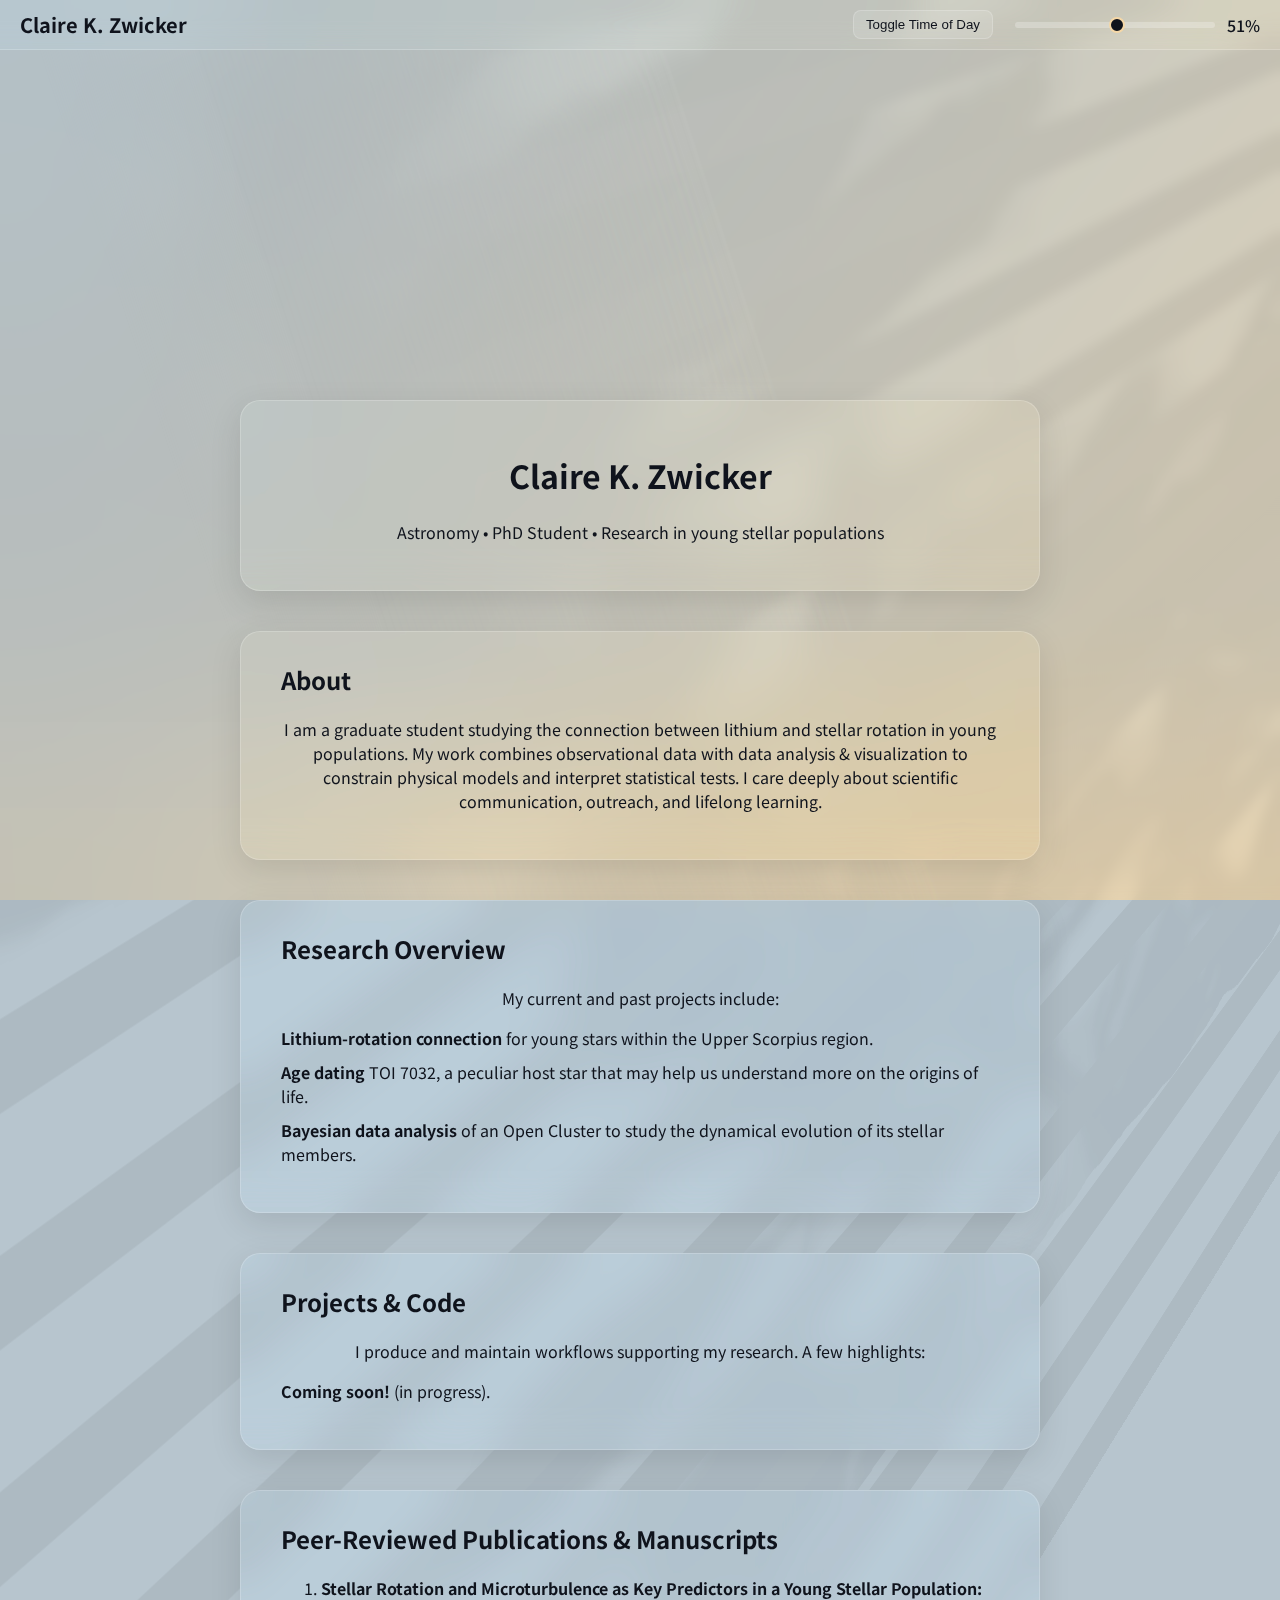
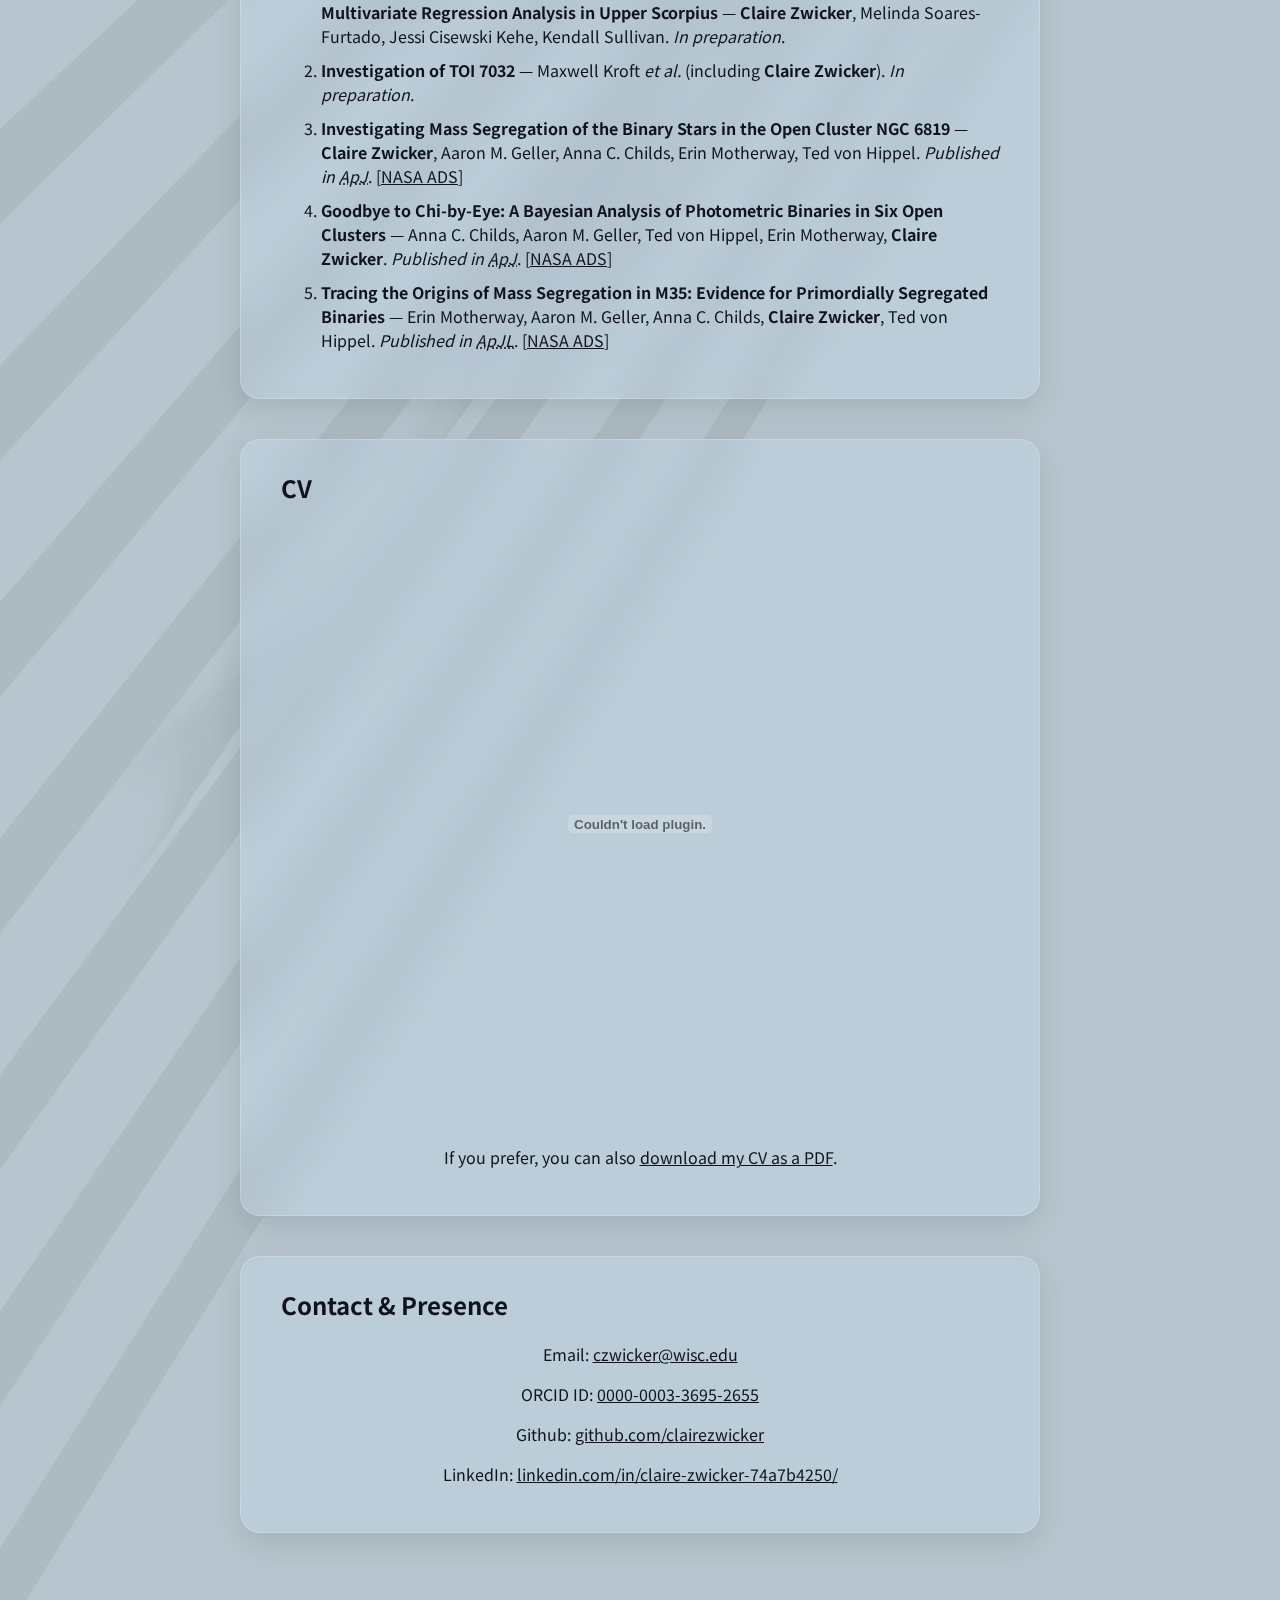
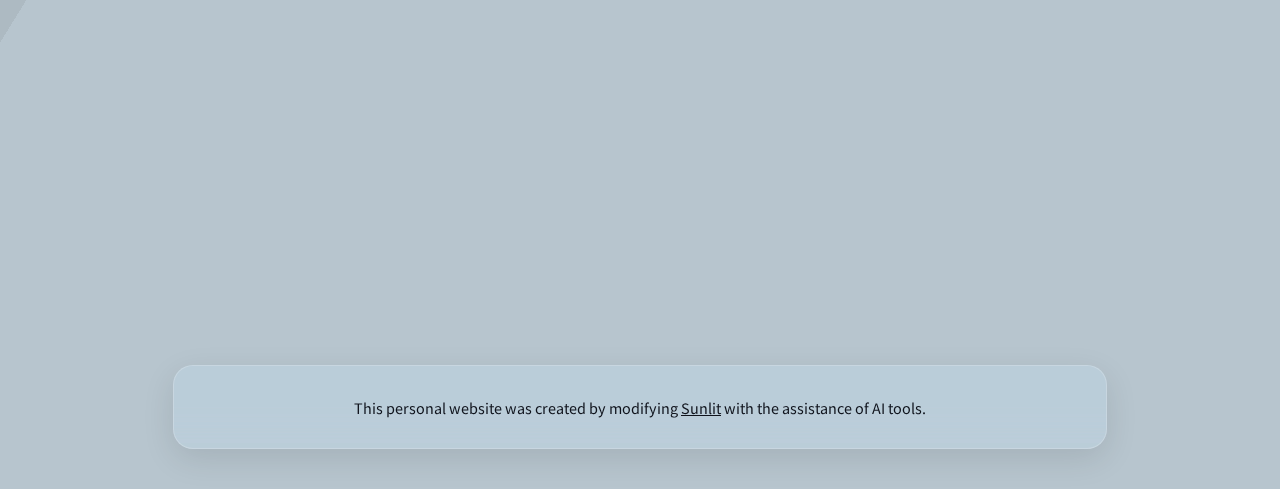
<file: index.html>
<!DOCTYPE html>
<html lang="en">

<head>
  <meta charset="UTF-8" />
  <title>Claire K. Zwicker — Research Website</title>

  <!-- Noto Sans JP -->
  <link href="https://fonts.googleapis.com/css2?family=Noto+Sans+JP:wght@300;400;500;700&display=swap" rel="stylesheet">

  <link rel="stylesheet" href="./index.css">
</head>

<body>
<!-- Top fixed header with persistent name at left and day/night controls at right -->
<header class="site-header" role="banner" aria-label="Site header">
  <div class="site-title">Claire K. Zwicker</div>

  <div class="sun-controls" role="region" aria-label="Day and night controls">
    <button id="daynight-toggle" type="button" aria-pressed="true" aria-label="Toggle day and night">
      Toggle Time of Day
    </button>

    <label for="daynight-slider" class="visually-hidden"></label>
    <input id="daynight-slider" type="range" min="0" max="100" value="51"
           aria-label="Day to night slider (0 = night, 100 = day)">
    <div id="daynight-value" aria-hidden="true">51%</div>
  </div>
</header>


  <div id="dappled-light">
    <div id="glow"></div>
    <div id="glow-bounce"></div>
    <div class="perspective">
      <div id="leaves">
        <svg style="width: 0; height: 0; position: absolute;">
          <defs>
            <filter id="wind" x="-20%" y="-20%" width="140%" height="140%">
              <feTurbulence type="fractalNoise" numOctaves="4" seed="1">
                <animate attributeName="baseFrequency" dur="10s" keyTimes="0;0.33;0.66;1"
                  values="0.005 0.003;0.01 0.009;0.008 0.004;0.005 0.003" repeatCount="indefinite" />
              </feTurbulence>
              <feDisplacementMap in="SourceGraphic">
                <animate attributeName="scale" dur="20s" keyTimes="0;0.25;0.5;0.75;1"
                  values="45;55;75;55;45" repeatCount="indefinite" />
              </feDisplacementMap>
            </filter>
          </defs>
        </svg>
      </div>

      <div id="blinds">
        <div class="shutters">
          <div class="shutter"></div>
          <div class="shutter"></div>
          <div class="shutter"></div>
          <div class="shutter"></div>
          <div class="shutter"></div>
          <div class="shutter"></div>
          <div class="shutter"></div>
          <div class="shutter"></div>
          <div class="shutter"></div>
          <div class="shutter"></div>
          <div class="shutter"></div>
          <div class="shutter"></div>
          <div class="shutter"></div>
          <div class="shutter"></div>
          <div class="shutter"></div>
        </div>
        <div class="vertical">
          <div class="bar"></div>
          <div class="bar"></div>
        </div>
      </div>
    </div>

    <div id="progressive-blur">
      <div></div>
      <div></div>
      <div></div>
      <div></div>
    </div>
  </div>

  <article>
    
    <section class="glass-panel" id="about">
      <h1>Claire K. Zwicker</h1>
      <p>Astronomy • PhD Student • Research in young stellar populations</p>
    </section>

    <section class="glass-panel" id="about">
      <h2>About</h2>
      <p>I am a graduate student studying the connection between lithium and stellar rotation in young populations. My work combines observational data with data analysis & visualization to constrain physical models and interpret statistical tests. I care deeply about scientific communication, outreach, and lifelong learning.</p>
    </section>

    <section class="glass-panel" id="research">
      <h2>Research Overview</h2>
      <p>My current and past projects include:</p>
      <ul>
        <li><strong>Lithium-rotation connection</strong> for young stars within the Upper Scorpius region.</li>
        <li><strong>Age dating</strong> TOI 7032, a peculiar host star that may help us understand more on the origins of life.</li>
        <li><strong>Bayesian data analysis</strong> of an Open Cluster to study the dynamical evolution of its stellar members. </li>
      </ul>
      <!-- <p>For code and other various projects, see the section below</p> -->
    </section>

    <section class="glass-panel" id="projects">
      <h2>Projects & Code</h2>
      <p>I produce and maintain workflows supporting my research. A few highlights:</p>
      <ul>
        <li><strong>Coming soon!</strong> (in progress). </a></li>
        <!-- <li><strong>stellar-evo-tools</strong> — tools for generating and comparing stellar evolutionary tracks (includes Jupyter examples). <a href="https://github.com/username/stellar-evo-tools" target="_blank" rel="noopener">GitHub</a></li>
        <li><strong>ism-spectools</strong> — scripts and notebooks for ISM spectral fitting and visualization. <a href="https://github.com/username/ism-spectools" target="_blank" rel="noopener">GitHub</a></li>
      </ul> -->
      </section>

<section class="glass-panel" id="publications">
  <h2>Peer-Reviewed Publications & Manuscripts</h2>

  <ol class="pub-list">
    <li>
      <strong>Stellar Rotation and Microturbulence as Key Predictors in a Young Stellar Population: Multivariate Regression Analysis in Upper Scorpius</strong>
      — <span class="pub-authors"><strong>Claire Zwicker</strong>, Melinda Soares-Furtado, Jessi Cisewski Kehe, Kendall Sullivan</span>.
      <em>In preparation</em>.
      <!-- <span class="pub-links">[<a class="ads-link" href="https://ui.adsabs.harvard.edu/search/q=Stellar%20Rotation%20and%20Microturbulence%20as%20Key%20Predictors%20in%20a%20Young%20Stellar%20Population%3A%20Multivariate%20Regression%20Analysis%20in%20Upper%20Scorpius&sort=date%20desc" target="_blank" rel="noopener">NASA ADS</a>]</span>
    </li> -->

    <li>
      <strong>Investigation of TOI 7032</strong>
      — <span class="pub-authors">Maxwell Kroft <em>et al.</em> (including <strong>Claire Zwicker</strong>)</span>.
      <em>In preparation</em>.
      <!-- <span class="pub-links">[<a class="ads-link" href="https://ui.adsabs.harvard.edu/search/q=Investigation%20of%20TOI%207032&sort=date%20desc" target="_blank" rel="noopener">NASA ADS</a>]</span>
    </li> -->

    <li>
      <strong>Investigating Mass Segregation of the Binary Stars in the Open Cluster NGC 6819</strong>
      — <span class="pub-authors"><strong>Claire Zwicker</strong>, Aaron M. Geller, Anna C. Childs, Erin Motherway, Ted von Hippel</span>.
      <em>Published in <abbr title="The Astrophysical Journal">ApJ</abbr></em>.
      <span class="pub-links">[<a class="ads-link" href="https://ui.adsabs.harvard.edu/search/q=Investigating%20Mass%20Segregation%20of%20the%20Binary%20Stars%20in%20the%20Open%20Cluster%20NGC%206819&sort=date%20desc" target="_blank" rel="noopener">NASA ADS</a>]</span>
    </li>

    <li>
      <strong>Goodbye to Chi-by-Eye: A Bayesian Analysis of Photometric Binaries in Six Open Clusters</strong>
      — <span class="pub-authors">Anna C. Childs, Aaron M. Geller, Ted von Hippel, Erin Motherway, <strong>Claire Zwicker</strong></span>.
      <em>Published in <abbr title="The Astrophysical Journal">ApJ</abbr></em>.
      <span class="pub-links">[<a class="ads-link" href="https://ui.adsabs.harvard.edu/search/q=Goodbye%20to%20Chi-by-Eye%3A%20A%20Bayesian%20Analysis%20of%20Photometric%20Binaries%20in%20Six%20Open%20Clusters&sort=date%20desc" target="_blank" rel="noopener">NASA ADS</a>]</span>
    </li>

    <li>
      <strong>Tracing the Origins of Mass Segregation in M35: Evidence for Primordially Segregated Binaries</strong>
      — <span class="pub-authors">Erin Motherway, Aaron M. Geller, Anna C. Childs, <strong>Claire Zwicker</strong>, Ted von Hippel</span>.
      <em>Published in <abbr title="The Astrophysical Journal Letters">ApJL</abbr></em>.
      <span class="pub-links">[<a class="ads-link" href="https://ui.adsabs.harvard.edu/search/q=Tracing%20the%20Origins%20of%20Mass%20Segregation%20in%20M35%3A%20Evidence%20for%20Primordially%20Segregated%20Binaries&sort=date%20desc" target="_blank" rel="noopener">NASA ADS</a>]</span>
    </li>
  </ol>
</section>



    <section class="glass-panel" id="cv">
    <h2>CV</h2>
    <embed 
        src="data/Claire_Zwicker_CV.pdf" 
        type="application/pdf" 
        width="100%" 
        height="600px" />
    <p>If you prefer, you can also <a href="data/Claire_Zwicker_CV.pdf" target="_blank" rel="noopener">download my CV as a PDF</a>.</p>
    </section>


    <section class="glass-panel" id="contact">
      <h2>Contact & Presence</h2>
      <p>Email: <a href="mailto:claire@example.com">czwicker@wisc.edu</a></p>
      <p>ORCID ID: <a href="https://orcid.org/0000-0003-3695-2655">0000-0003-3695-2655</a></p>
      <p>Github: <a href="https://github.com/clairezwicker" target="_blank" rel="noopener">github.com/clairezwicker</a></p>
      <p>LinkedIn: <a href="https://www.linkedin.com/in/claire-zwicker-74a7b4250/" target="_blank" rel="noopener">linkedin.com/in/claire-zwicker-74a7b4250/</a></p>
      </section>

  </article>

  <script src="./index.js"></script>
</body>
<footer class="site-footer glass-panel" style="text-align: center; font-size: 0.9rem; margin-top: 2rem; padding: 1rem;">
  <p>
    This personal website was created by modifying 
    <a href="https://github.com/jackyzha0/sunlit" target="_blank" rel="noopener">Sunlit</a> with the assistance of AI tools.
  </p>
</footer>

</html>
</file>
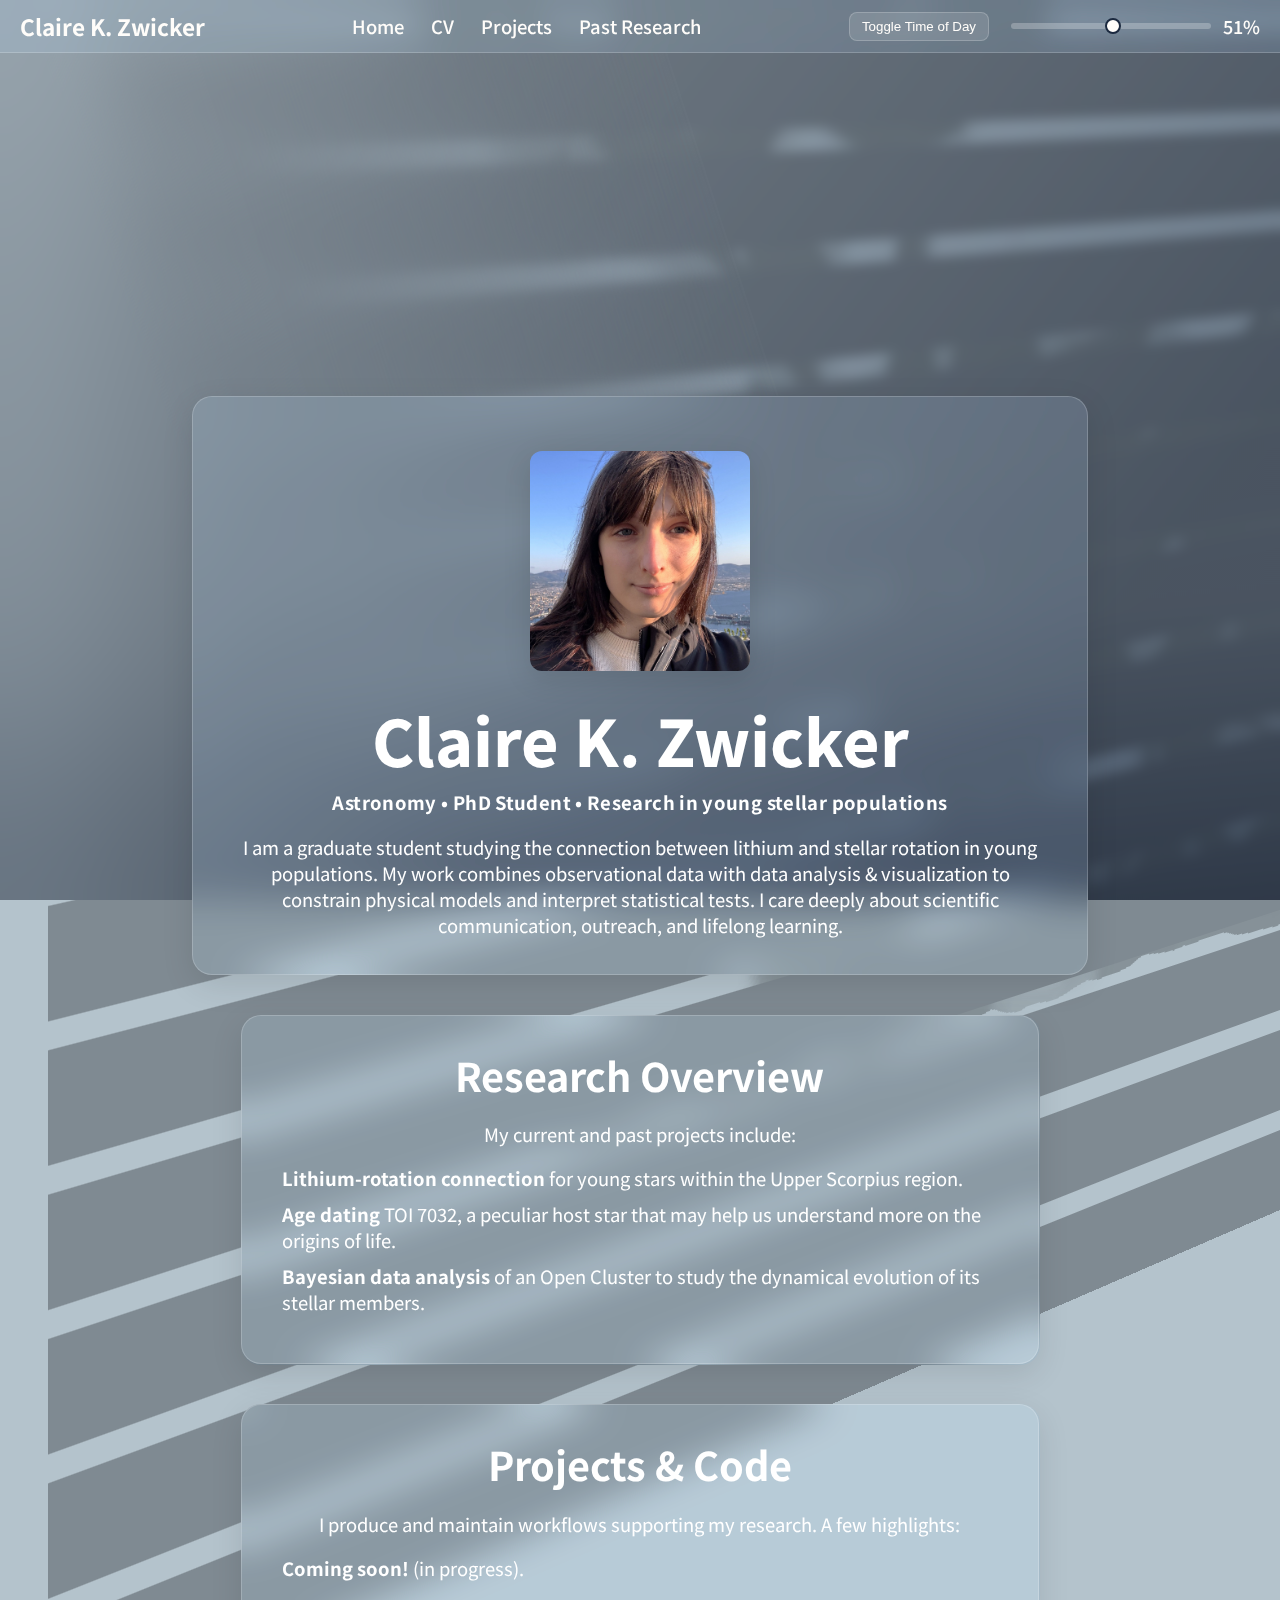
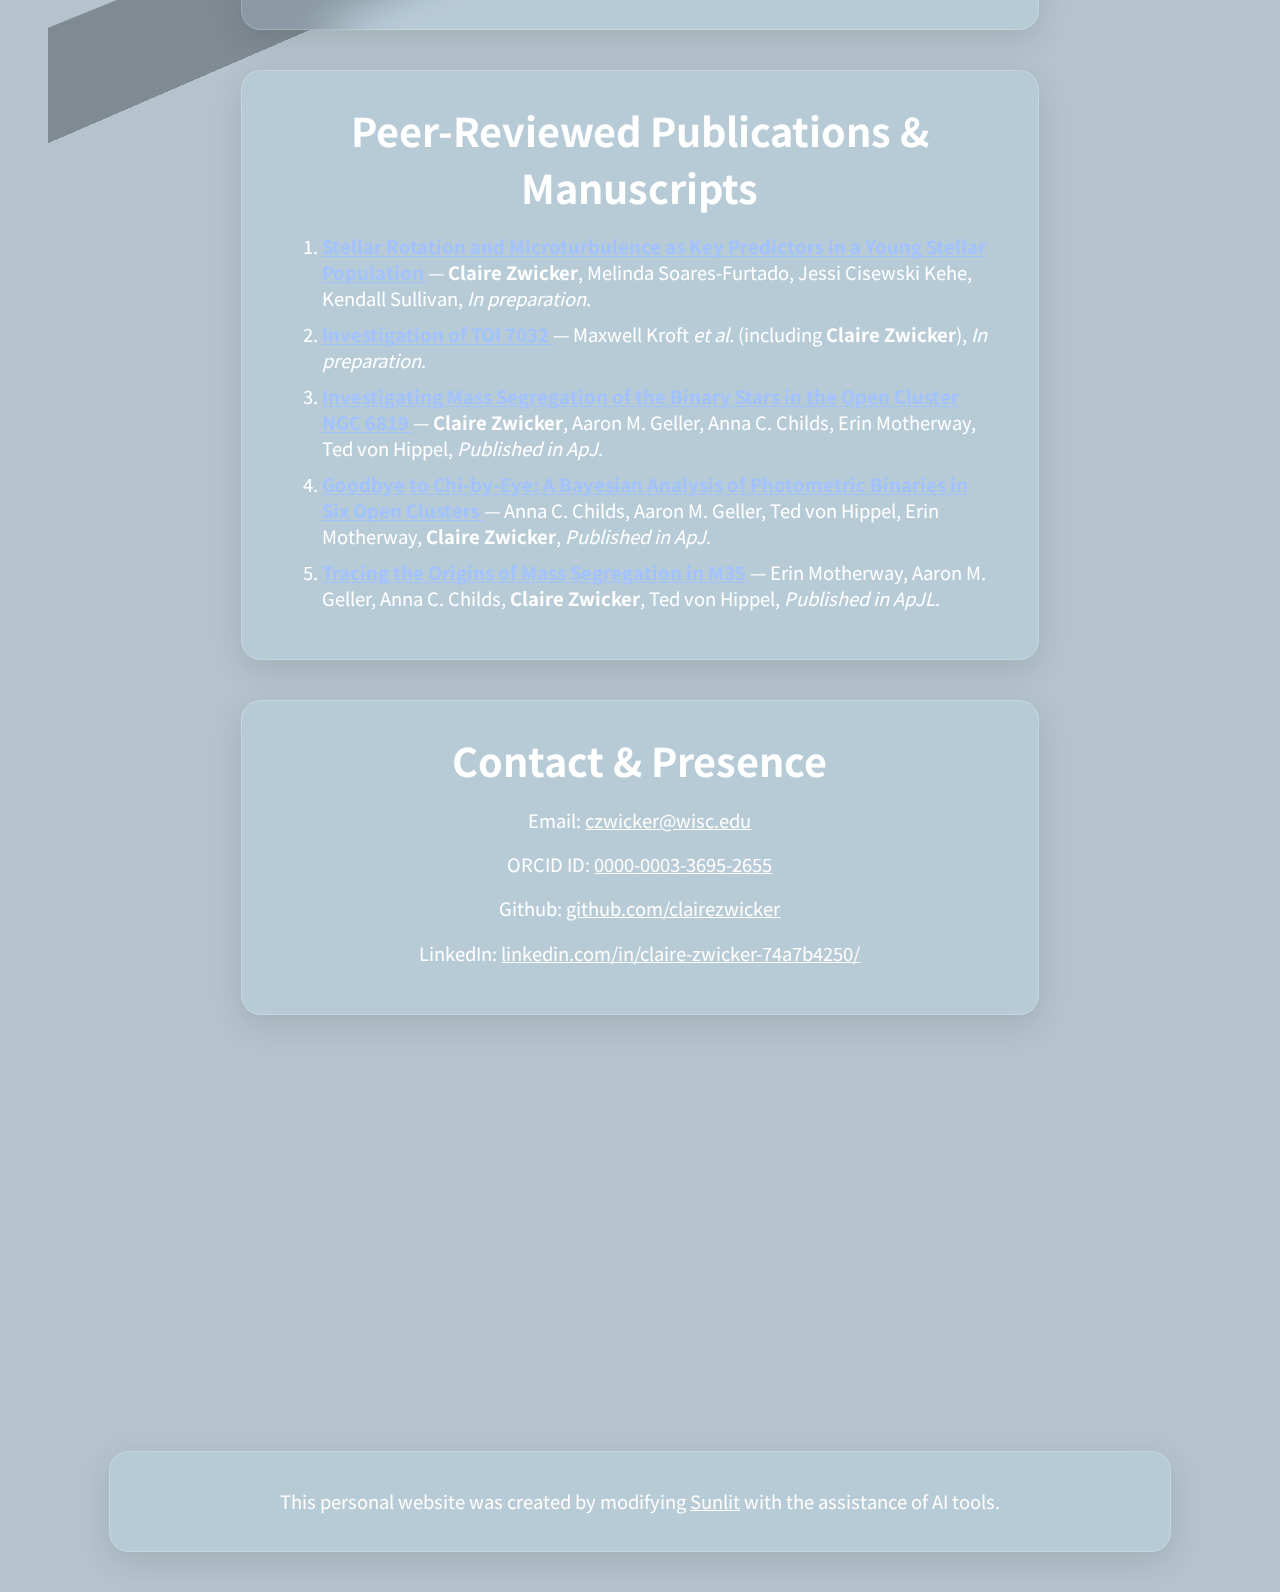
<file: sunlight-main/index.html>
<!DOCTYPE html>
<html lang="en">

<head>
  <meta charset="UTF-8" />
  <title>Claire K. Zwicker — Research Website</title>

  <!-- Noto Sans JP -->
  <link href="https://fonts.googleapis.com/css2?family=Noto+Sans+JP:wght@300;400;500;700&display=swap" rel="stylesheet">

  <link rel="stylesheet" href="./index.css">

  <!-- Small, local override to ensure portrait + name + about sit centered in the same panel -->
  <style>
    /* Keeps this change small and robust across your existing stylesheet */
    .hero-panel {
      display: flex;
      flex-direction: column;
      align-items: center;
      text-align: center;
      gap: 1rem;
      padding: 2rem 2.5rem;
      margin: 2rem auto;
      max-width: 1000px;
    }

    .hero-photo {
      width: 220px;
      height: 220px;
      border-radius: 12px;
      overflow: hidden;
      box-shadow: 0 8px 28px rgba(0,0,0,0.12);
      background: linear-gradient(180deg, rgba(255,255,255,0.02), rgba(0,0,0,0.03));
    }

    .hero-photo img {
      width: 100%;
      height: 100%;
      object-fit: cover;
      display: block;
    }

    .hero-heading {
      margin: 0;
      font-size: 2.2rem; /* scales with your CSS if you change root font-size */
      line-height: 1;
    }

    .hero-tagline {
      margin: 0;
      font-weight: 500;
      letter-spacing: 0.02em;
    }

    .hero-about {
      max-width: 80ch;
      margin: 0;
      font-size: 1.02rem;
    }

    /* Responsive tweak */
    @media (max-width: 720px) {
      .hero-photo { width: 160px; height: 160px; }
      .hero-panel { padding: 1.25rem; }
    }
  </style>
</head>

<body>
  <!-- Top fixed header with persistent name at left and day/night controls at right -->
  <header class="site-header" role="banner" aria-label="Site header">
    <div class="site-title">Claire K. Zwicker</div>

    <nav class="site-nav" role="navigation" aria-label="Main navigation">
      <ul>
        <li><a href="index.html">Home</a></li>
        <li><a href="cv.html">CV</a></li>
        <li><a href="projects.html">Projects</a></li>
        <li><a href="undergrad.html">Past Research</a></li>
      </ul>
    </nav>

    <div class="sun-controls" role="region" aria-label="Day and night controls">
      <button id="daynight-toggle" type="button" aria-pressed="true" aria-label="Toggle day and night">
        Toggle Time of Day
      </button>

      <label for="daynight-slider" class="visually-hidden"></label>
      <input id="daynight-slider" type="range" min="0" max="100" value="51"
             aria-label="Day to night slider (0 = night, 100 = day)">
      <div id="daynight-value" aria-hidden="true">51%</div>
    </div>
  </header>

  <div id="dappled-light">
    <div id="glow"></div>
    <div id="glow-bounce"></div>
    <div class="perspective">
      <div id="leaves">
        <svg style="width: 0; height: 0; position: absolute;">
          <defs>
            <filter id="wind" x="-20%" y="-20%" width="140%" height="140%">
              <feTurbulence type="fractalNoise" numOctaves="4" seed="1">
                <animate attributeName="baseFrequency" dur="10s" keyTimes="0;0.33;0.66;1"
                  values="0.005 0.003;0.01 0.009;0.008 0.004;0.005 0.003" repeatCount="indefinite" />
              </feTurbulence>
              <feDisplacementMap in="SourceGraphic">
                <animate attributeName="scale" dur="20s" keyTimes="0;0.25;0.5;0.75;1"
                  values="45;55;75;55;45" repeatCount="indefinite" />
              </feDisplacementMap>
            </filter>
          </defs>
        </svg>
      </div>

      <div id="blinds">
        <div class="shutters">
          <!-- PRESERVED: kept all shutter divs exactly as you had them -->
          <div class="shutter"></div>
          <div class="shutter"></div>
          <div class="shutter"></div>
          <div class="shutter"></div>
          <div class="shutter"></div>
          <div class="shutter"></div>
          <div class="shutter"></div>
          <div class="shutter"></div>
          <div class="shutter"></div>
          <div class="shutter"></div>
          <div class="shutter"></div>
          <div class="shutter"></div>
          <div class="shutter"></div>
          <div class="shutter"></div>
          <div class="shutter"></div>
        </div>
        <div class="vertical">
          <div class="bar"></div>
          <div class="bar"></div>
        </div>
      </div>
    </div>

    <div id="progressive-blur">
      <div></div>
      <div></div>
      <div></div>
      <div></div>
    </div>
  </div>

  <article>

    <!-- HERO: portrait (centered), name, tagline and short about inside one panel -->
    <section class="glass-panel hero-panel" id="about-hero" aria-labelledby="hero-heading">
      <figure class="hero-photo" aria-hidden="false">
        <!-- Replace the src with your portrait path -->
        <img src="./data/portrait.jpg" alt="Portrait of Claire K. Zwicker" width="1200" height="1200" loading="lazy">
      </figure>

      <div class="hero-text">
        <h1 id="hero-heading" class="hero-heading" style="font-size: clamp(2.2rem, 5vw, 3.6rem); font-weight: 800; line-height: 1; margin: 0 0 0.25rem 0;"> Claire K. Zwicker</h1>
        <p class="hero-tagline" style="margin-top: 1em;"><strong>Astronomy • PhD Student • Research in young stellar populations</strong></p>
        <p class="hero-about" style="margin-top: 1em;">
          I am a graduate student studying the connection between lithium and stellar rotation in young populations.
          My work combines observational data with data analysis &amp; visualization to constrain physical models and
          interpret statistical tests. I care deeply about scientific communication, outreach, and lifelong learning.
        </p>
      </div>
    </section>

    <!-- Research (kept as separate panels) -->
    <section class="glass-panel" id="research">
      <h1>Research Overview</h1>
      <p>My current and past projects include:</p>
      <ul>
        <li><strong>Lithium-rotation connection</strong> for young stars within the Upper Scorpius region.</li>
        <li><strong>Age dating</strong> TOI 7032, a peculiar host star that may help us understand more on the origins of life.</li>
        <li><strong>Bayesian data analysis</strong> of an Open Cluster to study the dynamical evolution of its stellar members. </li>
      </ul>
    </section>

    <section class="glass-panel" id="projects">
      <h1>Projects & Code</h1>
      <p>I produce and maintain workflows supporting my research. A few highlights:</p>
      <ul>
        <li><strong>Coming soon!</strong> (in progress). </li>
      </ul>
    </section>

    <section class="glass-panel" id="publications">
  <h1>Peer-Reviewed Publications & Manuscripts</h1>
  <ol class="pub-list">
    <li>
      <strong>
        <a href="#" class="pub-link" title="Placeholder — replace with DOI or arXiv"
           aria-label="Stellar Rotation and Microturbulence as Key Predictors in a Young Stellar Population (link)">
          Stellar Rotation and Microturbulence as Key Predictors in a Young Stellar Population
        </a>
      </strong>
      — <span class="pub-authors"><strong>Claire Zwicker</strong>, Melinda Soares-Furtado, Jessi Cisewski Kehe, Kendall Sullivan</span>, <em>In preparation</em>.
    </li>

    <li>
      <strong>
        <a href="#" class="pub-link" title="Placeholder — replace with DOI or arXiv"
           aria-label="Investigation of TOI 7032 (link)">
          Investigation of TOI 7032
        </a>
      </strong>
      — <span class="pub-authors">Maxwell Kroft <em>et al.</em> (including <strong>Claire Zwicker</strong>)</span>, <em>In preparation</em>.
    </li>

    <li>
      <strong>
        <a href="https://ui.adsabs.harvard.edu/abs/2024ApJ...967...44Z/abstract" class="pub-link"
           title="Investigating Mass Segregation of the Binary Stars in the Open Cluster NGC 6819 — ADS abstract"
           aria-label="Investigating Mass Segregation of the Binary Stars in the Open Cluster NGC 6819 (ADS link)"
           target="_blank" rel="noopener noreferrer">
          Investigating Mass Segregation of the Binary Stars in the Open Cluster NGC 6819
        </a>
      </strong>
      — <span class="pub-authors"><strong>Claire Zwicker</strong>, Aaron M. Geller, Anna C. Childs, Erin Motherway, Ted von Hippel</span>, <em>Published in ApJ</em>.
    </li>

    <li>
      <strong>
        <a href="https://ui.adsabs.harvard.edu/abs/2024ApJ...962...41C/abstract" class="pub-link"
           title="Goodbye to Chi-by-Eye: A Bayesian Analysis of Photometric Binaries in Six Open Clusters — ADS abstract"
           aria-label="Goodbye to Chi-by-Eye: A Bayesian Analysis of Photometric Binaries in Six Open Clusters (ADS link)"
           target="_blank" rel="noopener noreferrer">
          Goodbye to Chi-by-Eye: A Bayesian Analysis of Photometric Binaries in Six Open Clusters
        </a>
      </strong>
      — <span class="pub-authors">Anna C. Childs, Aaron M. Geller, Ted von Hippel, Erin Motherway, <strong>Claire Zwicker</strong></span>, <em>Published in ApJ</em>.
    </li>

    <li>
      <strong>
        <a href="https://ui.adsabs.harvard.edu/abs/2024ApJ...962L...9M/abstract" class="pub-link"
           title="Tracing the Origins of Mass Segregation in M35 — ADS abstract"
           aria-label="Tracing the Origins of Mass Segregation in M35 (ADS link)"
           target="_blank" rel="noopener noreferrer">
          Tracing the Origins of Mass Segregation in M35
        </a>
      </strong>
      — <span class="pub-authors">Erin Motherway, Aaron M. Geller, Anna C. Childs, <strong>Claire Zwicker</strong>, Ted von Hippel</span>, <em>Published in ApJL</abbr></em>.
    </li>
  </ol>
</section>


    <section class="glass-panel" id="contact">
      <h1>Contact & Presence</h1>
      <p>Email: <a href="mailto:czwicker@wisc.edu">czwicker@wisc.edu</a></p>
      <p>ORCID ID: <a href="https://orcid.org/0000-0003-3695-2655">0000-0003-3695-2655</a></p>
      <p>Github: <a href="https://github.com/clairezwicker" target="_blank" rel="noopener">github.com/clairezwicker</a></p>
      <p>LinkedIn: <a href="https://www.linkedin.com/in/claire-zwicker-74a7b4250/" target="_blank" rel="noopener">linkedin.com/in/claire-zwicker-74a7b4250/</a></p>
    </section>

  </article>

  <script src="./index.js"></script>
</body>
<footer class="site-footer glass-panel" style="text-align: center; font-size: 0.9rem; margin-top: 2rem; padding: 1rem;">
  <p>
    This personal website was created by modifying 
    <a href="https://github.com/jackyzha0/sunlit" target="_blank" rel="noopener">Sunlit</a> with the assistance of AI tools.
  </p>
</footer>

</html>
</file>
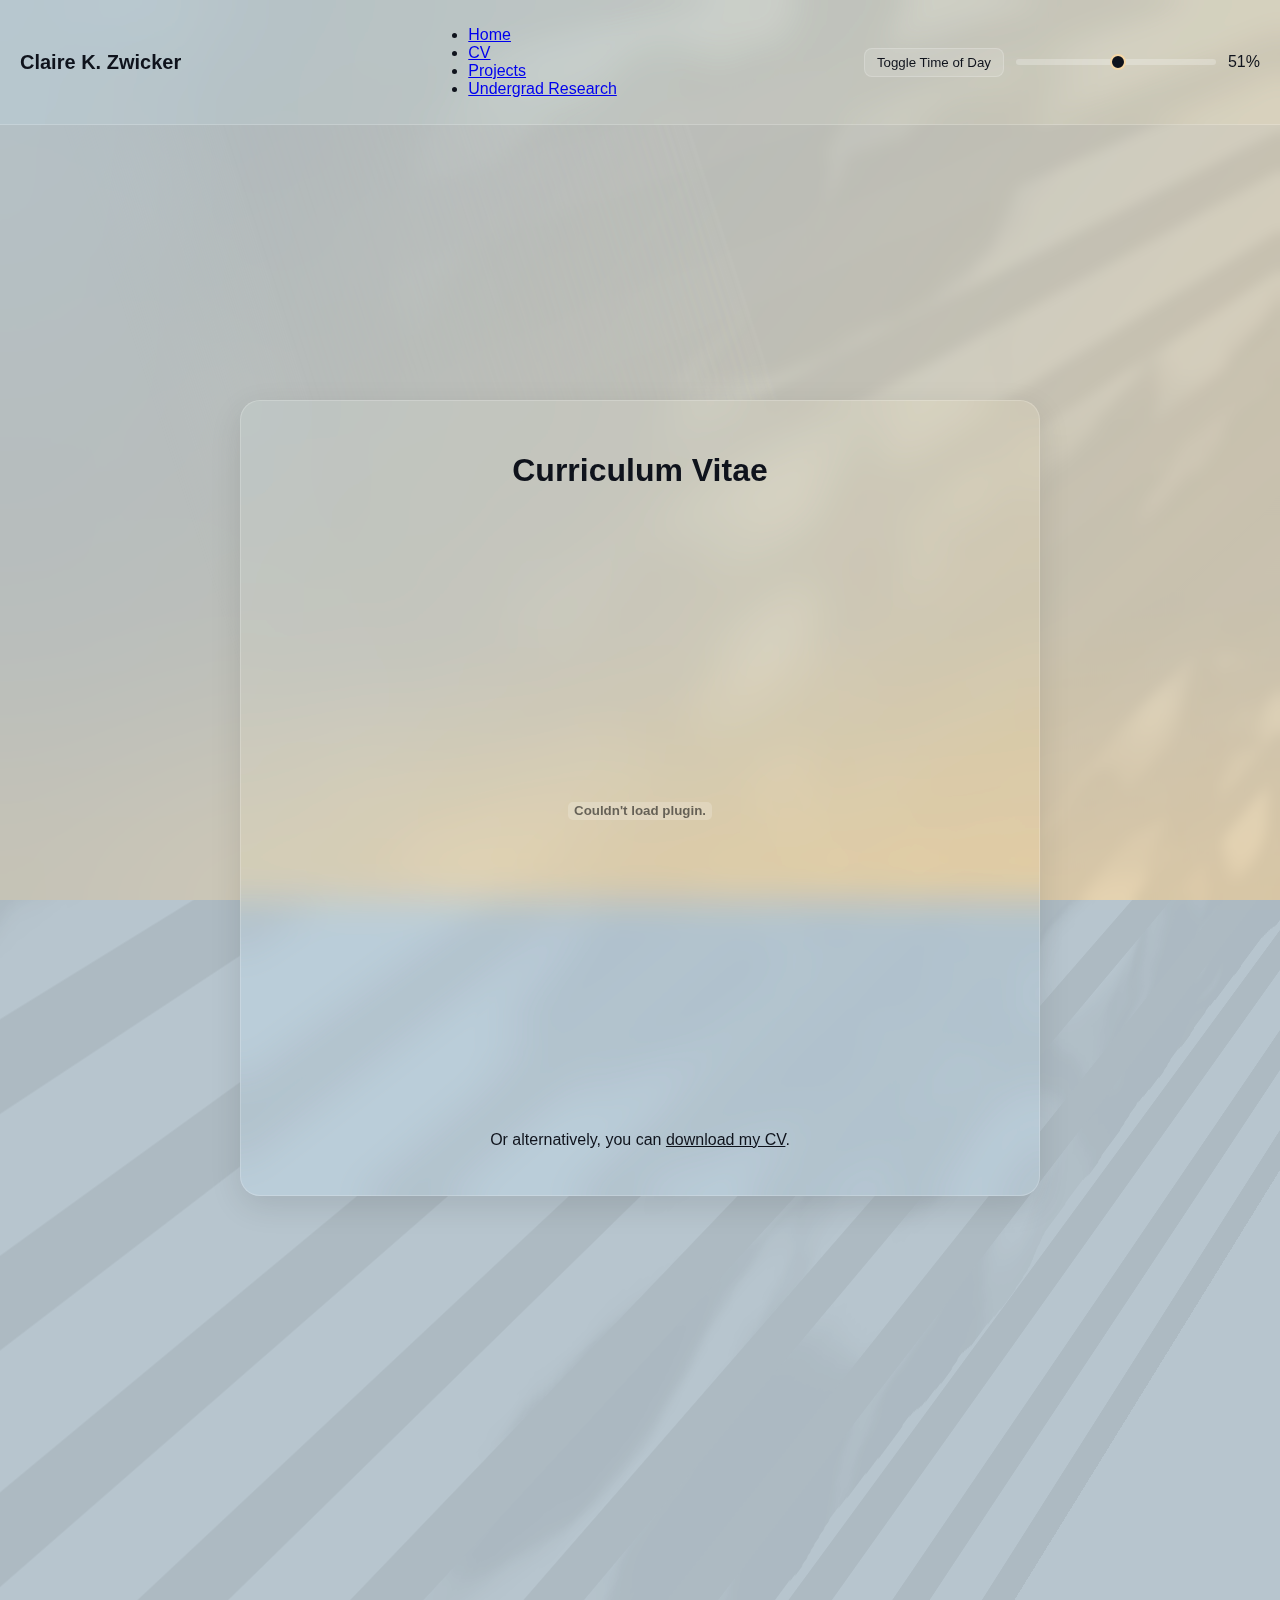
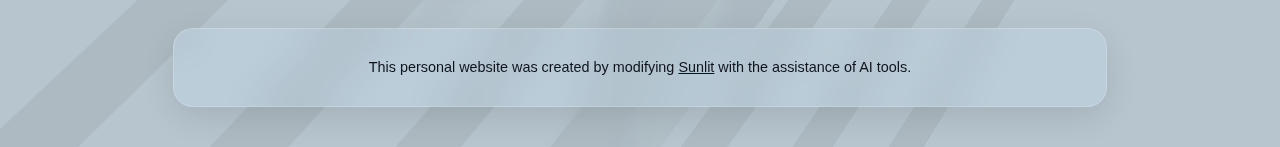
<file: cv.html>
<!DOCTYPE html>
<html lang="en">
<head>
  <meta charset="UTF-8">
  <title>Claire K. Zwicker — CV</title>
  <link rel="stylesheet" href="./index.css">
</head>
<body>

<header class="site-header">
  <div class="site-title">Claire K. Zwicker</div>
  <nav class="site-nav">
    <ul>
      <li><a href="index.html">Home</a></li>
      <li><a href="cv.html">CV</a></li>
      <li><a href="projects.html">Projects</a></li>
      <li><a href="undergrad.html">Undergrad Research</a></li>
    </ul>
  </nav>
  <div class="sun-controls">
    <button id="daynight-toggle">Toggle Time of Day</button>
    <input id="daynight-slider" type="range" min="0" max="100" value="51">
    <div id="daynight-value" aria-hidden="true">51%</div>
  </div>
</header>

<div id="dappled-light">
  <div id="glow"></div>
  <div id="glow-bounce"></div>
  <div class="perspective">
    <div id="leaves">
      <svg style="width:0;height:0;position:absolute;">
        <defs>
          <filter id="wind" x="-20%" y="-20%" width="140%" height="140%">
            <feTurbulence type="fractalNoise" numOctaves="4" seed="1">
              <animate attributeName="baseFrequency" dur="10s" keyTimes="0;0.33;0.66;1"
                values="0.005 0.003;0.01 0.009;0.008 0.004;0.005 0.003" repeatCount="indefinite"/>
            </feTurbulence>
            <feDisplacementMap in="SourceGraphic">
              <animate attributeName="scale" dur="20s" keyTimes="0;0.25;0.5;0.75;1"
                values="45;55;75;55;45" repeatCount="indefinite"/>
            </feDisplacementMap>
          </filter>
        </defs>
      </svg>
    </div>
    <div id="blinds">
      <div class="shutters">
          <div class="shutter"></div>
          <div class="shutter"></div>
          <div class="shutter"></div>
          <div class="shutter"></div>
          <div class="shutter"></div>
          <div class="shutter"></div>
          <div class="shutter"></div>
          <div class="shutter"></div>
          <div class="shutter"></div>
          <div class="shutter"></div>
          <div class="shutter"></div>
          <div class="shutter"></div>
          <div class="shutter"></div>
          <div class="shutter"></div>
          <div class="shutter"></div>
        </div>
      <div class="vertical">
        <div class="bar"></div>
        <div class="bar"></div>
      </div>
    </div>
  </div>
  <div id="progressive-blur">
    <div></div><div></div><div></div><div></div>
  </div>
</div>

<article>
  <section class="glass-panel" id="cv">
    <h1>Curriculum Vitae</h1>
    <embed src="data/Claire_Zwicker_CV.pdf" type="application/pdf" width="100%" height="600px" />
    <p>Or alternatively, you can <a href="data/Claire_Zwicker_CV.pdf" target="_blank" rel="noopener">download my CV</a>.</p>
  </section>
</article>

<script src="./index.js"></script>
</body>
<footer class="site-footer glass-panel" style="text-align: center; font-size: 0.9rem; margin-top: 2rem; padding: 1rem;">
  <p>
    This personal website was created by modifying 
    <a href="https://github.com/jackyzha0/sunlit" target="_blank" rel="noopener">Sunlit</a> with the assistance of AI tools.
  </p>
</footer>
</html>
</file>
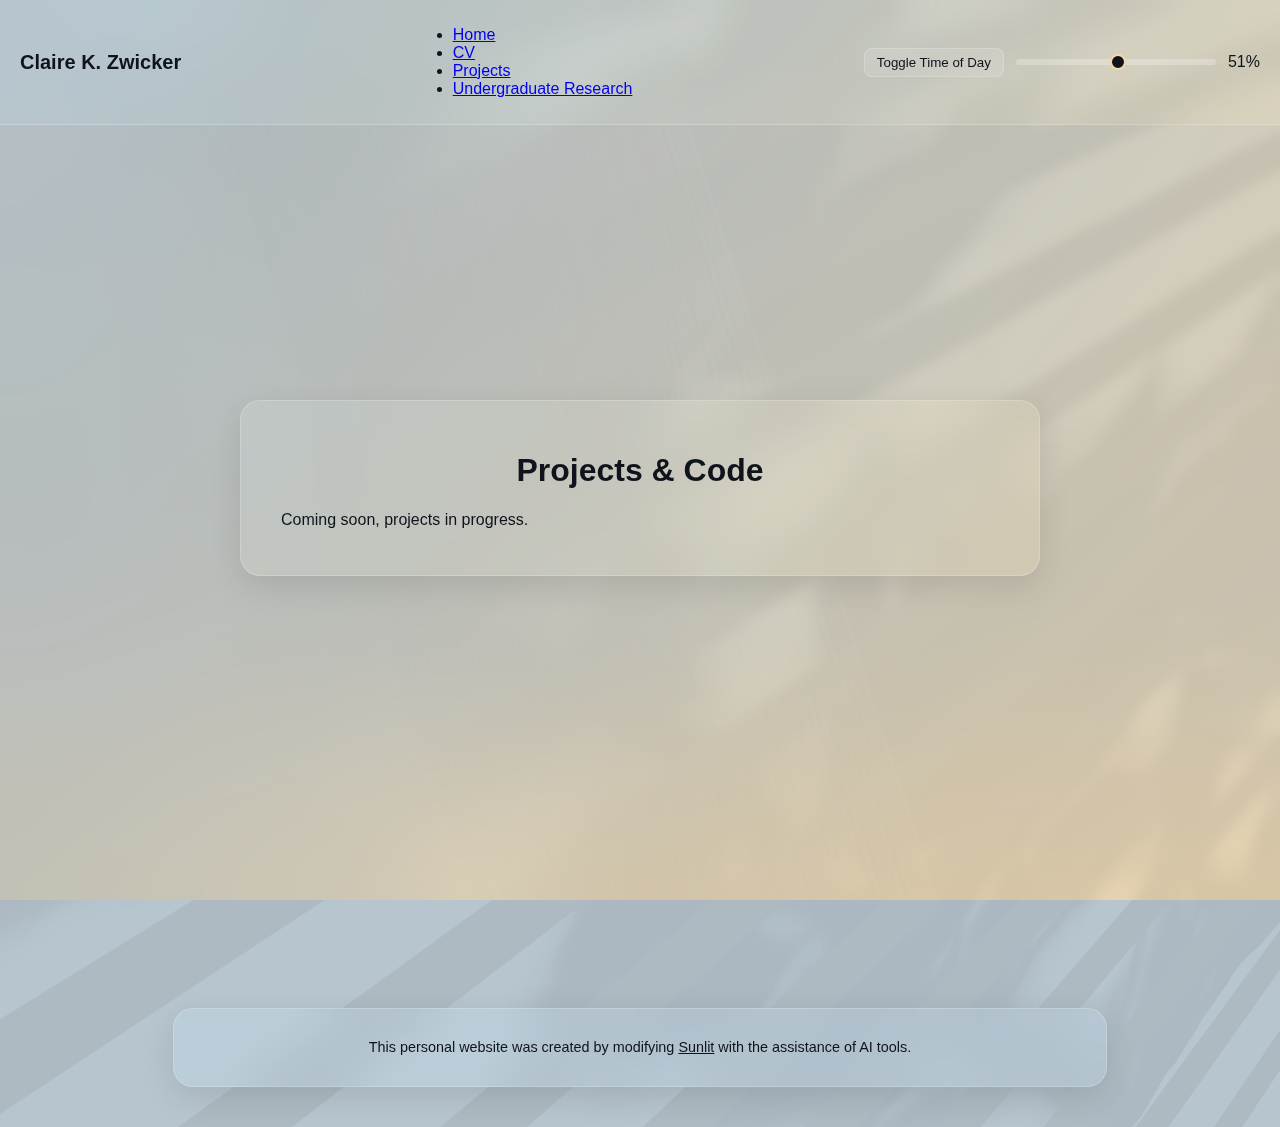
<file: projects.html>
<!DOCTYPE html>
<html lang="en">
<head>
  <meta charset="UTF-8">
  <title>Claire K. Zwicker — Projects</title>
  <link rel="stylesheet" href="./index.css">
</head>
<body>

<header class="site-header">
  <div class="site-title">Claire K. Zwicker</div>
  <nav class="site-nav">
    <ul>
      <li><a href="index.html">Home</a></li>
      <li><a href="cv.html">CV</a></li>
      <li><a href="projects.html">Projects</a></li>
      <li><a href="undergrad.html">Undergraduate Research</a></li>
    </ul>
  </nav>
  <div class="sun-controls">
    <button id="daynight-toggle">Toggle Time of Day</button>
    <input id="daynight-slider" type="range" min="0" max="100" value="51">
    <div id="daynight-value" aria-hidden="true">51%</div>
  </div>
</header>

<div id="dappled-light">
  <div id="glow"></div>
  <div id="glow-bounce"></div>
  <div class="perspective">
    <div id="leaves">
      <svg style="width:0;height:0;position:absolute;">
        <defs>
          <filter id="wind" x="-20%" y="-20%" width="140%" height="140%">
            <feTurbulence type="fractalNoise" numOctaves="4" seed="1">
              <animate attributeName="baseFrequency" dur="10s" keyTimes="0;0.33;0.66;1"
                values="0.005 0.003;0.01 0.009;0.008 0.004;0.005 0.003" repeatCount="indefinite"/>
            </feTurbulence>
            <feDisplacementMap in="SourceGraphic">
              <animate attributeName="scale" dur="20s" keyTimes="0;0.25;0.5;0.75;1"
                values="45;55;75;55;45" repeatCount="indefinite"/>
            </feDisplacementMap>
          </filter>
        </defs>
      </svg>
    </div>
    <div id="blinds">
      <div class="shutters">
          <div class="shutter"></div>
          <div class="shutter"></div>
          <div class="shutter"></div>
          <div class="shutter"></div>
          <div class="shutter"></div>
          <div class="shutter"></div>
          <div class="shutter"></div>
          <div class="shutter"></div>
          <div class="shutter"></div>
          <div class="shutter"></div>
          <div class="shutter"></div>
          <div class="shutter"></div>
          <div class="shutter"></div>
          <div class="shutter"></div>
          <div class="shutter"></div>
        </div>
      <div class="vertical">
        <div class="bar"></div>
        <div class="bar"></div>
      </div>
    </div>
  </div>
  <div id="progressive-blur">
    <div></div><div></div><div></div><div></div>
  </div>
</div>

<article>
  <section class="glass-panel" id="projects">
    <h1>Projects & Code</h1>
    <ul>
      <li>Coming soon, projects in progress.</li>
    </ul>
  </section>
</article>

<script src="./index.js"></script>
</body>
<footer class="site-footer glass-panel" style="text-align: center; font-size: 0.9rem; margin-top: 2rem; padding: 1rem;">
  <p>
    This personal website was created by modifying 
    <a href="https://github.com/jackyzha0/sunlit" target="_blank" rel="noopener">Sunlit</a> with the assistance of AI tools.
  </p>
</footer>
</html>
</file>
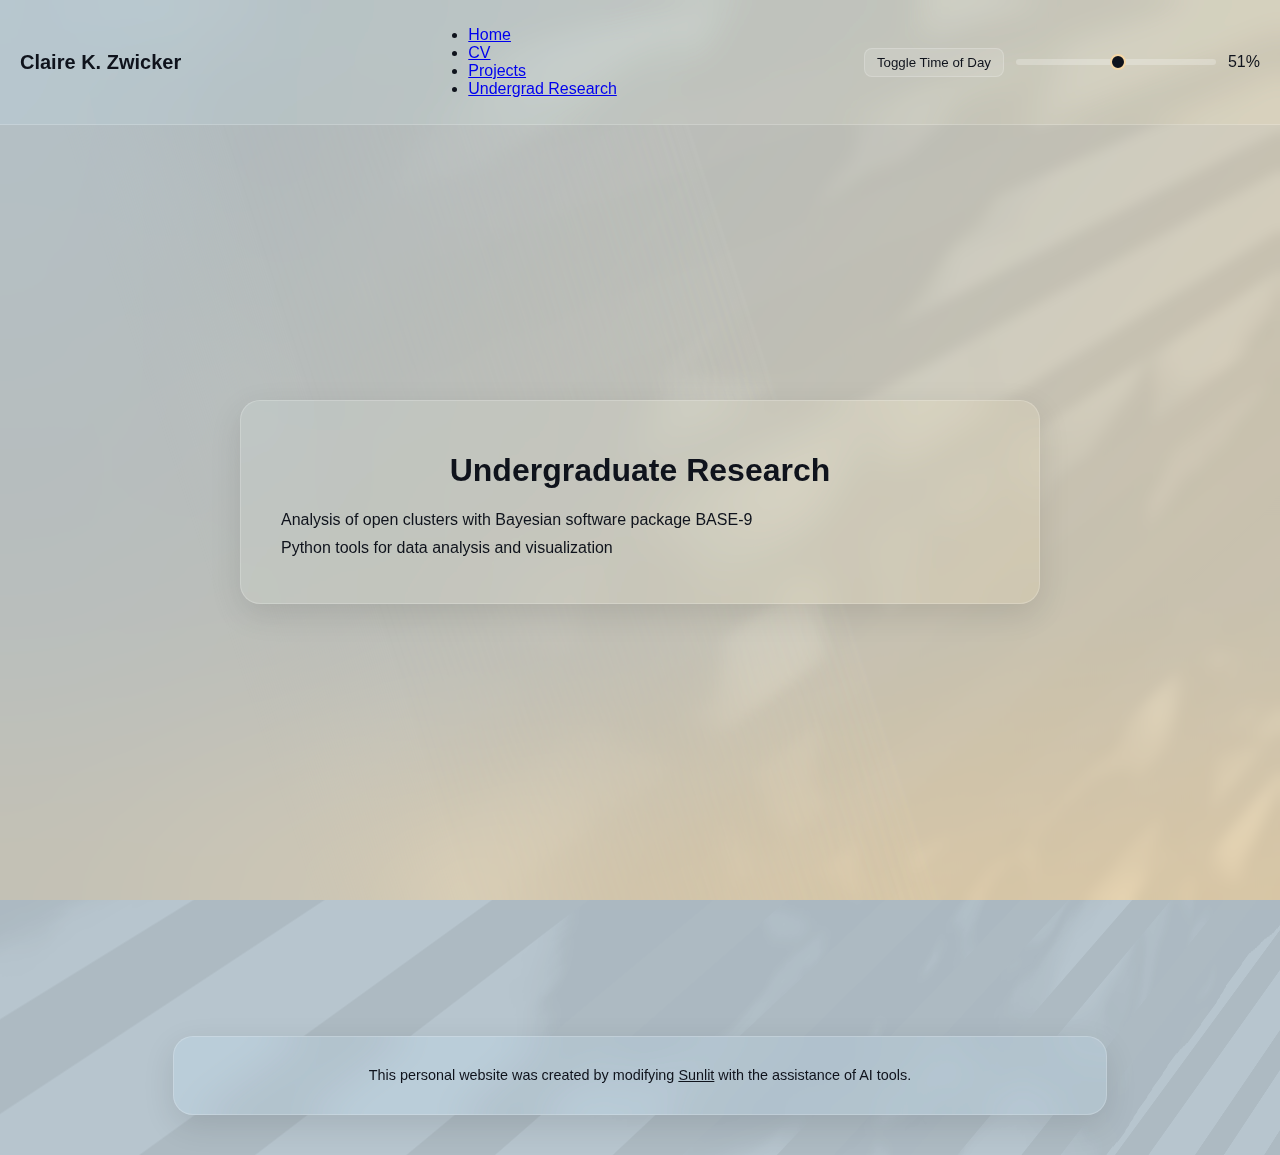
<file: undergrad.html>
<!DOCTYPE html>
<html lang="en">
<head>
  <meta charset="UTF-8">
  <title>Claire K. Zwicker — Undergrad Research</title>
  <link rel="stylesheet" href="./index.css">
</head>
<body>

<header class="site-header">
  <div class="site-title">Claire K. Zwicker</div>
  <nav class="site-nav">
    <ul>
      <li><a href="index.html">Home</a></li>
      <li><a href="cv.html">CV</a></li>
      <li><a href="projects.html">Projects</a></li>
      <li><a href="undergrad.html">Undergrad Research</a></li>
    </ul>
  </nav>
  <div class="sun-controls">
    <button id="daynight-toggle">Toggle Time of Day</button>
    <input id="daynight-slider" type="range" min="0" max="100" value="51">
    <div id="daynight-value" aria-hidden="true">51%</div>
  </div>
</header>

<div id="dappled-light">
  <div id="glow"></div>
  <div id="glow-bounce"></div>
  <div class="perspective">
    <div id="leaves">
      <svg style="width:0;height:0;position:absolute;">
        <defs>
          <filter id="wind" x="-20%" y="-20%" width="140%" height="140%">
            <feTurbulence type="fractalNoise" numOctaves="4" seed="1">
              <animate attributeName="baseFrequency" dur="10s" keyTimes="0;0.33;0.66;1"
                values="0.005 0.003;0.01 0.009;0.008 0.004;0.005 0.003" repeatCount="indefinite"/>
            </feTurbulence>
            <feDisplacementMap in="SourceGraphic">
              <animate attributeName="scale" dur="20s" keyTimes="0;0.25;0.5;0.75;1"
                values="45;55;75;55;45" repeatCount="indefinite"/>
            </feDisplacementMap>
          </filter>
        </defs>
      </svg>
    </div>
    <div id="blinds">
      <div class="shutters">
          <div class="shutter"></div>
          <div class="shutter"></div>
          <div class="shutter"></div>
          <div class="shutter"></div>
          <div class="shutter"></div>
          <div class="shutter"></div>
          <div class="shutter"></div>
          <div class="shutter"></div>
          <div class="shutter"></div>
          <div class="shutter"></div>
          <div class="shutter"></div>
          <div class="shutter"></div>
          <div class="shutter"></div>
          <div class="shutter"></div>
          <div class="shutter"></div>
        </div>
      <div class="vertical">
        <div class="bar"></div>
        <div class="bar"></div>
      </div>
    </div>
  </div>
  <div id="progressive-blur">
    <div></div><div></div><div></div><div></div>
  </div>
</div>

<article>
  <section class="glass-panel" id="undergrad">
    <h1>Undergraduate Research</h1>
    <ul>
      <li>Analysis of open clusters with Bayesian software package BASE-9</li>
      <li>Python tools for data analysis and visualization</li>
    </ul>
  </section>
</article>

<script src="./index.js"></script>
</body>
<footer class="site-footer glass-panel" style="text-align: center; font-size: 0.9rem; margin-top: 2rem; padding: 1rem;">
  <p>
    This personal website was created by modifying 
    <a href="https://github.com/jackyzha0/sunlit" target="_blank" rel="noopener">Sunlit</a> with the assistance of AI tools.
  </p>
</footer>
</html>
</file>
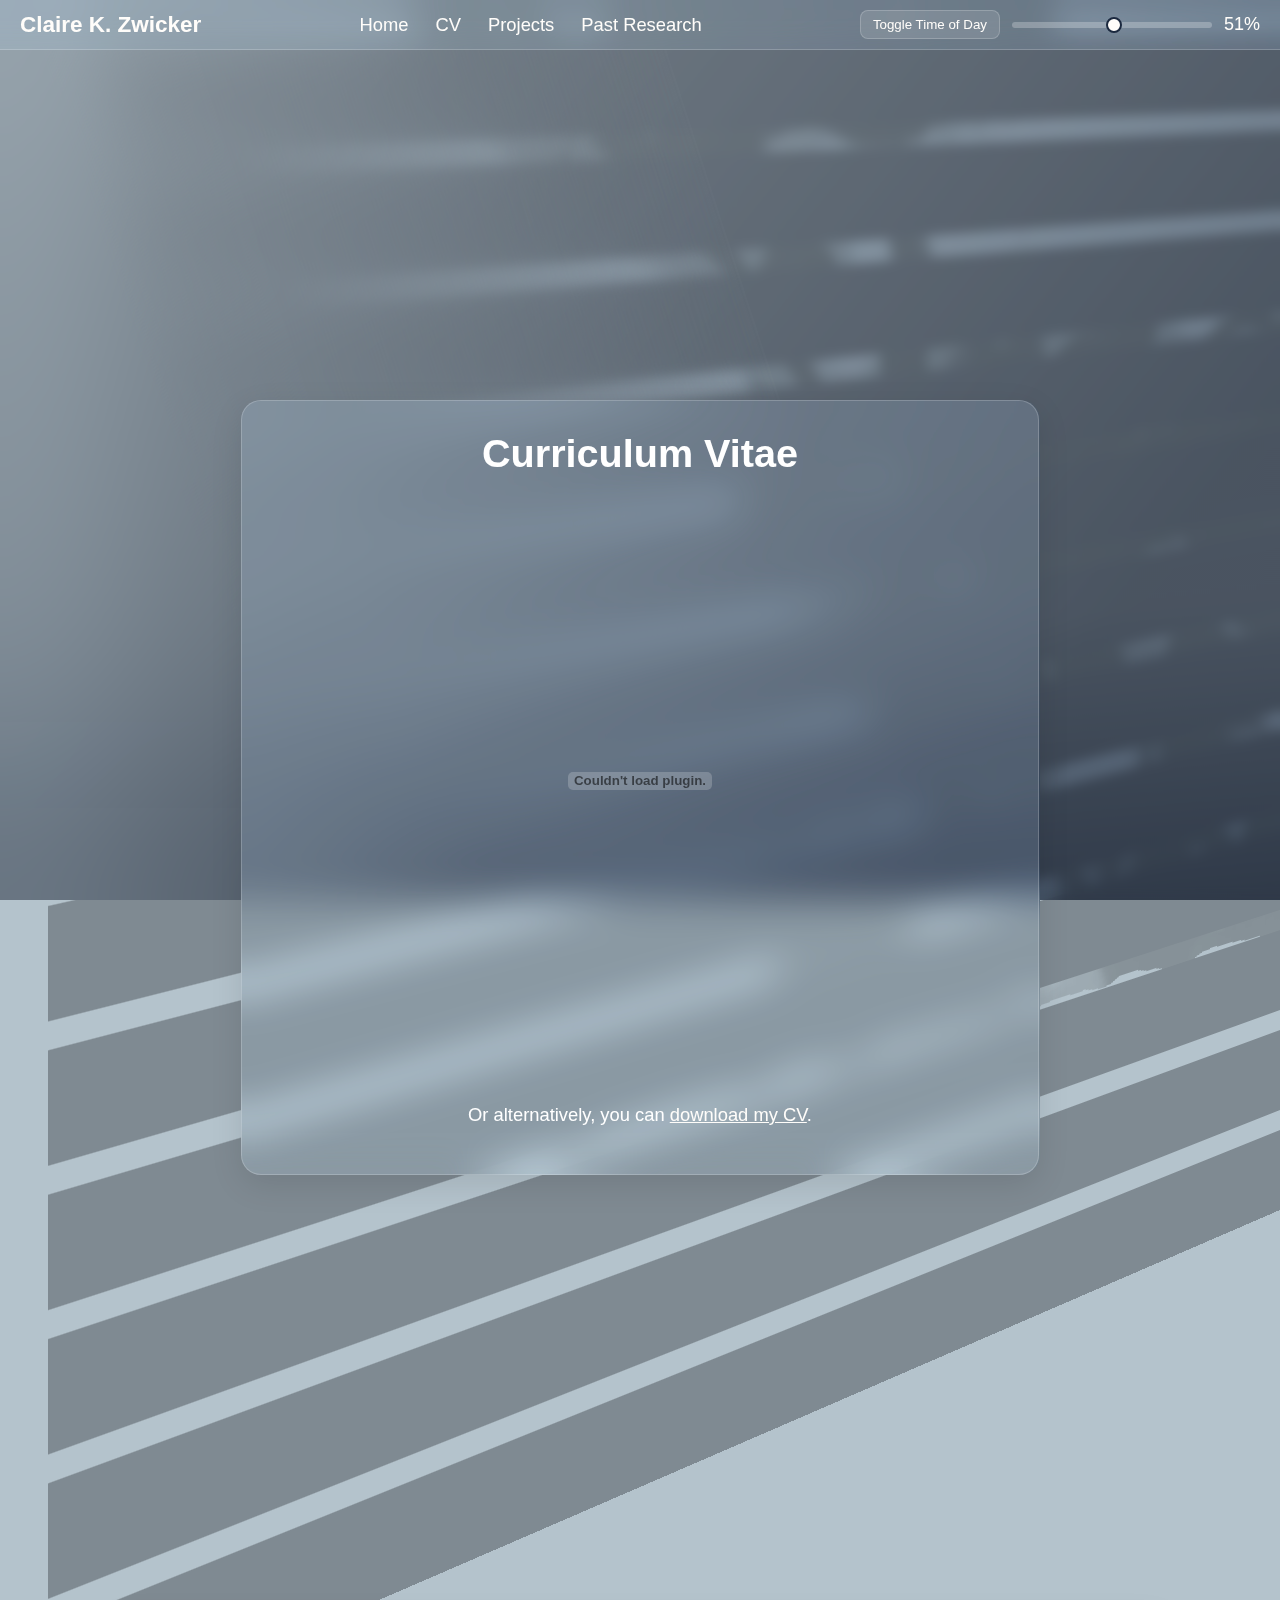
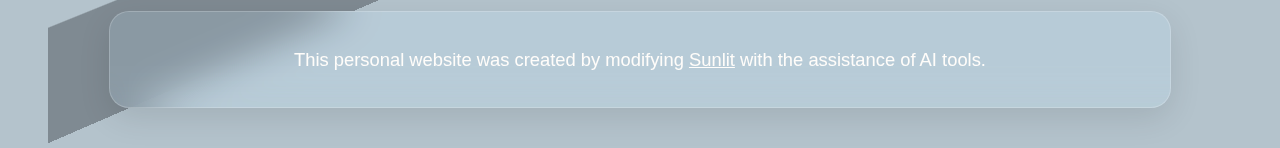
<file: sunlight-main/cv.html>
<!DOCTYPE html>
<html lang="en">
<head>
  <meta charset="UTF-8">
  <title>Claire K. Zwicker — CV</title>
  <link rel="stylesheet" href="./index.css">
</head>
<body>

<header class="site-header">
  <div class="site-title">Claire K. Zwicker</div>
  <nav class="site-nav">
    <ul>
      <li><a href="index.html">Home</a></li>
      <li><a href="cv.html">CV</a></li>
      <li><a href="projects.html">Projects</a></li>
      <li><a href="undergrad.html">Past Research</a></li>
    </ul>
  </nav>
  <div class="sun-controls">
    <button id="daynight-toggle">Toggle Time of Day</button>
    <input id="daynight-slider" type="range" min="0" max="100" value="51">
    <div id="daynight-value" aria-hidden="true">51%</div>
  </div>
</header>

<div id="dappled-light">
  <div id="glow"></div>
  <div id="glow-bounce"></div>
  <div class="perspective">
    <div id="leaves">
      <svg style="width:0;height:0;position:absolute;">
        <defs>
          <filter id="wind" x="-20%" y="-20%" width="140%" height="140%">
            <feTurbulence type="fractalNoise" numOctaves="4" seed="1">
              <animate attributeName="baseFrequency" dur="10s" keyTimes="0;0.33;0.66;1"
                values="0.005 0.003;0.01 0.009;0.008 0.004;0.005 0.003" repeatCount="indefinite"/>
            </feTurbulence>
            <feDisplacementMap in="SourceGraphic">
              <animate attributeName="scale" dur="20s" keyTimes="0;0.25;0.5;0.75;1"
                values="45;55;75;55;45" repeatCount="indefinite"/>
            </feDisplacementMap>
          </filter>
        </defs>
      </svg>
    </div>
    <div id="blinds">
      <div class="shutters">
          <div class="shutter"></div>
          <div class="shutter"></div>
          <div class="shutter"></div>
          <div class="shutter"></div>
          <div class="shutter"></div>
          <div class="shutter"></div>
          <div class="shutter"></div>
          <div class="shutter"></div>
          <div class="shutter"></div>
          <div class="shutter"></div>
          <div class="shutter"></div>
          <div class="shutter"></div>
          <div class="shutter"></div>
          <div class="shutter"></div>
          <div class="shutter"></div>
        </div>
      <div class="vertical">
        <div class="bar"></div>
        <div class="bar"></div>
      </div>
    </div>
  </div>
  <div id="progressive-blur">
    <div></div><div></div><div></div><div></div>
  </div>
</div>

<article>
  <section class="glass-panel" id="cv">
    <h1>Curriculum Vitae</h1>
    <embed src="data/Claire_Zwicker_CV.pdf" type="application/pdf" width="100%" height="600px" />
    <p>Or alternatively, you can <a href="data/Claire_Zwicker_CV.pdf" target="_blank" rel="noopener">download my CV</a>.</p>
  </section>
</article>

<script src="./index.js"></script>
</body>
<footer class="site-footer glass-panel" style="text-align: center; font-size: 0.9rem; margin-top: 2rem; padding: 1rem;">
  <p>
    This personal website was created by modifying 
    <a href="https://github.com/jackyzha0/sunlit" target="_blank" rel="noopener">Sunlit</a> with the assistance of AI tools.
  </p>
</footer>
</html>
</file>
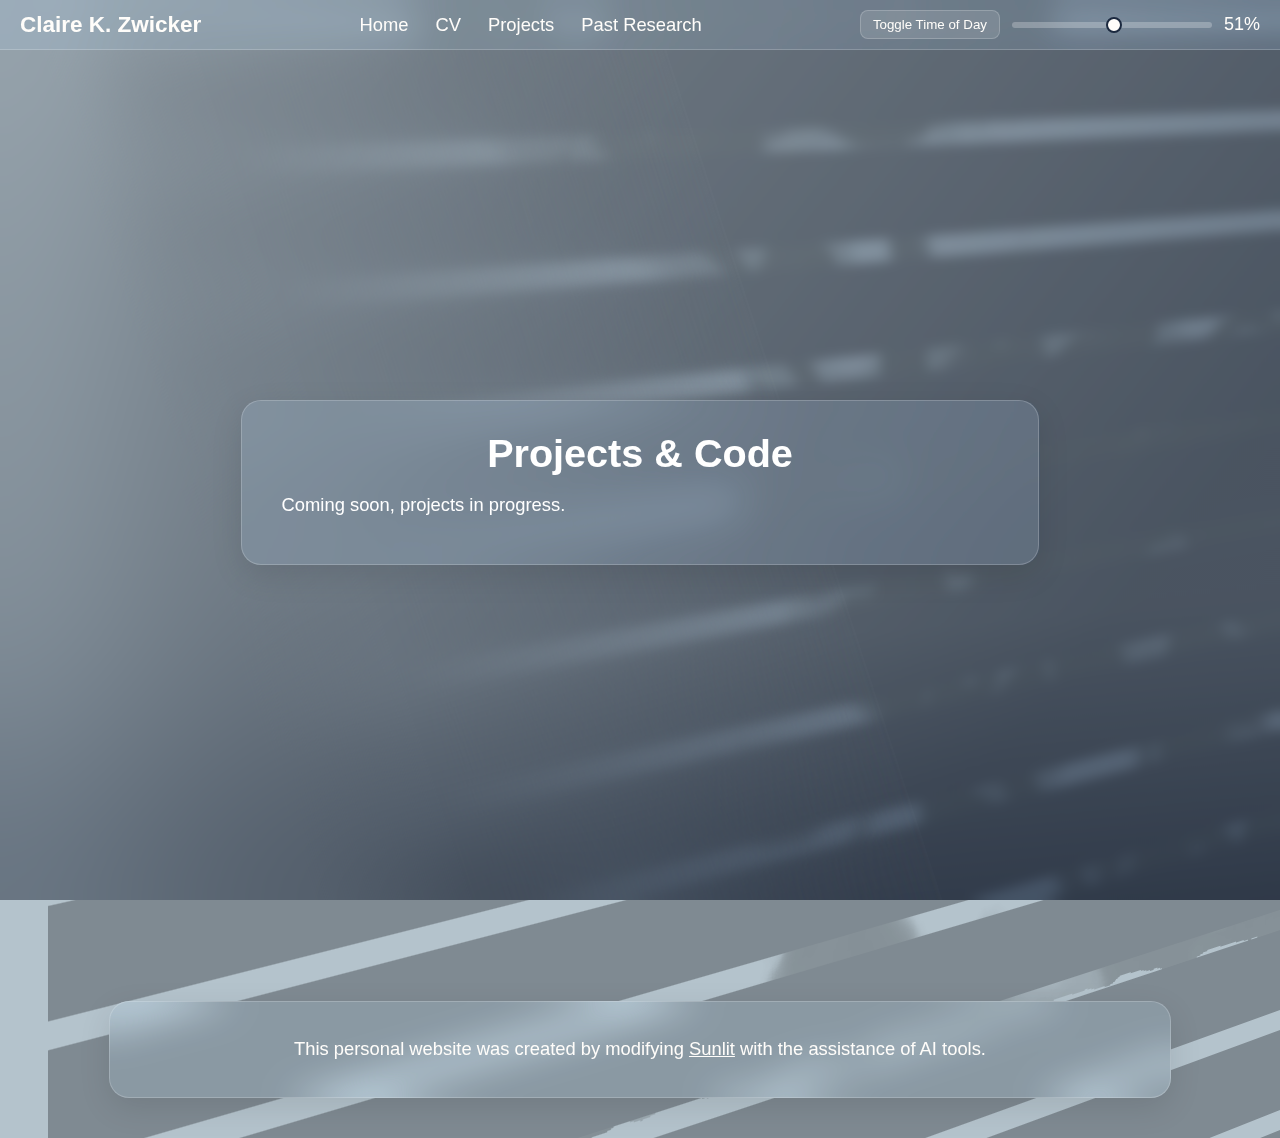
<file: sunlight-main/projects.html>
<!DOCTYPE html>
<html lang="en">
<head>
  <meta charset="UTF-8">
  <title>Claire K. Zwicker — Projects</title>
  <link rel="stylesheet" href="./index.css">
</head>
<body>

<header class="site-header">
  <div class="site-title">Claire K. Zwicker</div>
  <nav class="site-nav">
    <ul>
      <li><a href="index.html">Home</a></li>
      <li><a href="cv.html">CV</a></li>
      <li><a href="projects.html">Projects</a></li>
      <li><a href="undergrad.html">Past Research</a></li>
    </ul>
  </nav>
  <div class="sun-controls">
    <button id="daynight-toggle">Toggle Time of Day</button>
    <input id="daynight-slider" type="range" min="0" max="100" value="51">
    <div id="daynight-value" aria-hidden="true">51%</div>
  </div>
</header>

<div id="dappled-light">
  <div id="glow"></div>
  <div id="glow-bounce"></div>
  <div class="perspective">
    <div id="leaves">
      <svg style="width:0;height:0;position:absolute;">
        <defs>
          <filter id="wind" x="-20%" y="-20%" width="140%" height="140%">
            <feTurbulence type="fractalNoise" numOctaves="4" seed="1">
              <animate attributeName="baseFrequency" dur="10s" keyTimes="0;0.33;0.66;1"
                values="0.005 0.003;0.01 0.009;0.008 0.004;0.005 0.003" repeatCount="indefinite"/>
            </feTurbulence>
            <feDisplacementMap in="SourceGraphic">
              <animate attributeName="scale" dur="20s" keyTimes="0;0.25;0.5;0.75;1"
                values="45;55;75;55;45" repeatCount="indefinite"/>
            </feDisplacementMap>
          </filter>
        </defs>
      </svg>
    </div>
    <div id="blinds">
      <div class="shutters">
          <div class="shutter"></div>
          <div class="shutter"></div>
          <div class="shutter"></div>
          <div class="shutter"></div>
          <div class="shutter"></div>
          <div class="shutter"></div>
          <div class="shutter"></div>
          <div class="shutter"></div>
          <div class="shutter"></div>
          <div class="shutter"></div>
          <div class="shutter"></div>
          <div class="shutter"></div>
          <div class="shutter"></div>
          <div class="shutter"></div>
          <div class="shutter"></div>
        </div>
      <div class="vertical">
        <div class="bar"></div>
        <div class="bar"></div>
      </div>
    </div>
  </div>
  <div id="progressive-blur">
    <div></div><div></div><div></div><div></div>
  </div>
</div>

<article>
  <section class="glass-panel" id="projects">
    <h1>Projects & Code</h1>
    <ul>
      <li>Coming soon, projects in progress.</li>
    </ul>
  </section>
</article>

<script src="./index.js"></script>
</body>
<footer class="site-footer glass-panel" style="text-align: center; font-size: 0.9rem; margin-top: 2rem; padding: 1rem;">
  <p>
    This personal website was created by modifying 
    <a href="https://github.com/jackyzha0/sunlit" target="_blank" rel="noopener">Sunlit</a> with the assistance of AI tools.
  </p>
</footer>
</html>
</file>
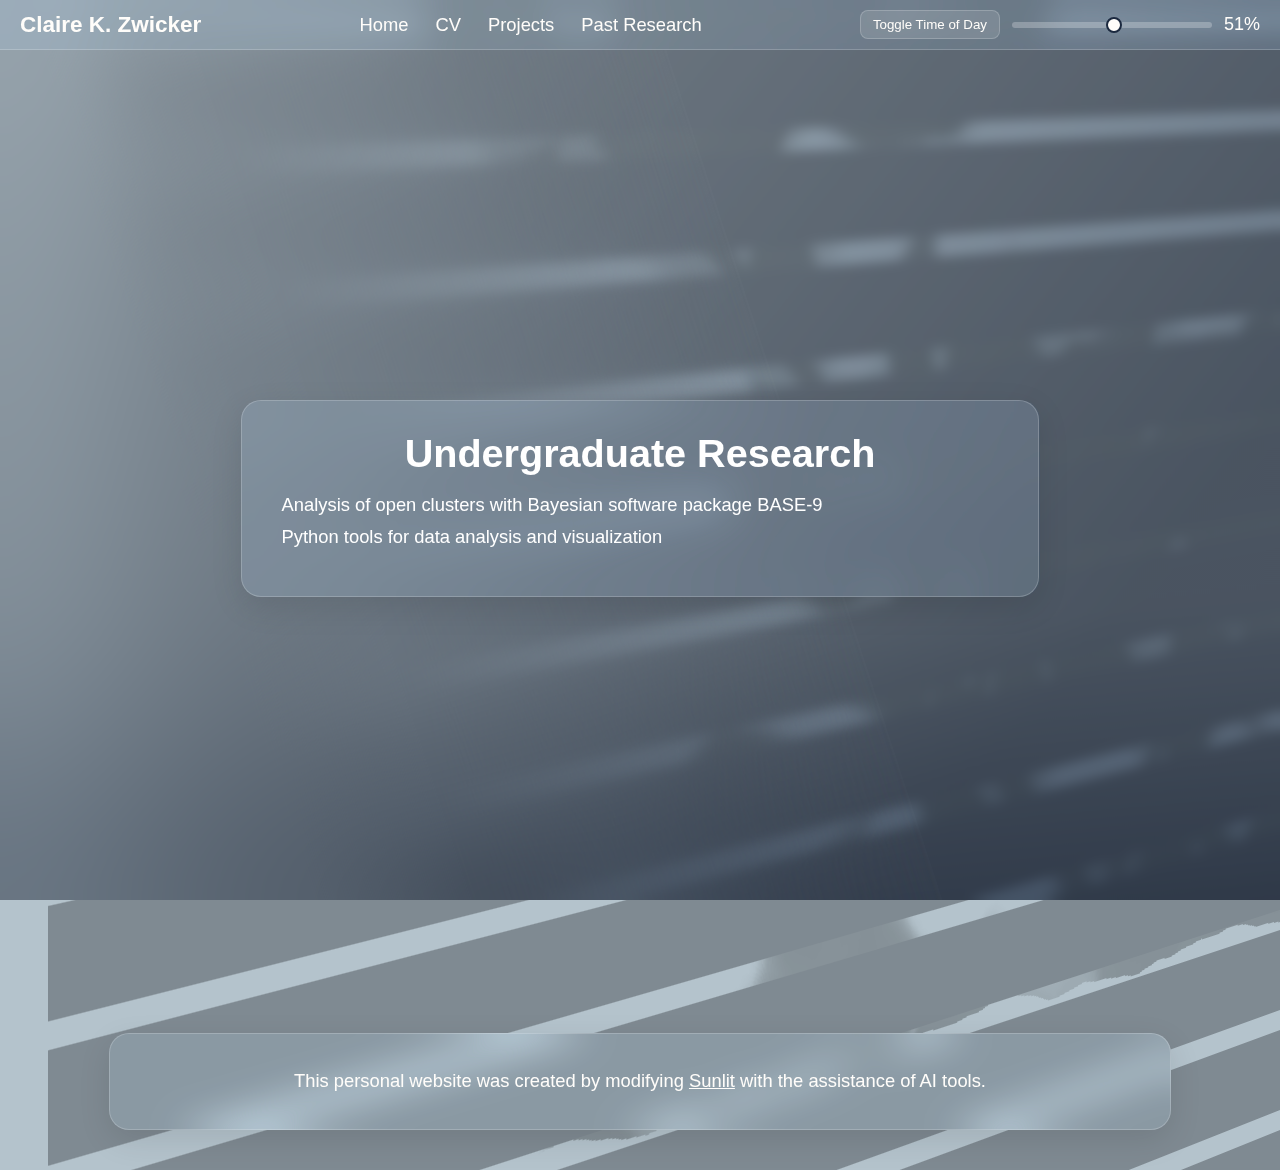
<file: sunlight-main/undergrad.html>
<!DOCTYPE html>
<html lang="en">
<head>
  <meta charset="UTF-8">
  <title>Claire K. Zwicker — Past Research</title>
  <link rel="stylesheet" href="./index.css">
</head>
<body>

<header class="site-header">
  <div class="site-title">Claire K. Zwicker</div>
  <nav class="site-nav">
    <ul>
      <li><a href="index.html">Home</a></li>
      <li><a href="cv.html">CV</a></li>
      <li><a href="projects.html">Projects</a></li>
      <li><a href="undergrad.html">Past Research</a></li>
    </ul>
  </nav>
  <div class="sun-controls">
    <button id="daynight-toggle">Toggle Time of Day</button>
    <input id="daynight-slider" type="range" min="0" max="100" value="51">
    <div id="daynight-value" aria-hidden="true">51%</div>
  </div>
</header>

<div id="dappled-light">
  <div id="glow"></div>
  <div id="glow-bounce"></div>
  <div class="perspective">
    <div id="leaves">
      <svg style="width:0;height:0;position:absolute;">
        <defs>
          <filter id="wind" x="-20%" y="-20%" width="140%" height="140%">
            <feTurbulence type="fractalNoise" numOctaves="4" seed="1">
              <animate attributeName="baseFrequency" dur="10s" keyTimes="0;0.33;0.66;1"
                values="0.005 0.003;0.01 0.009;0.008 0.004;0.005 0.003" repeatCount="indefinite"/>
            </feTurbulence>
            <feDisplacementMap in="SourceGraphic">
              <animate attributeName="scale" dur="20s" keyTimes="0;0.25;0.5;0.75;1"
                values="45;55;75;55;45" repeatCount="indefinite"/>
            </feDisplacementMap>
          </filter>
        </defs>
      </svg>
    </div>
    <div id="blinds">
      <div class="shutters">
          <div class="shutter"></div>
          <div class="shutter"></div>
          <div class="shutter"></div>
          <div class="shutter"></div>
          <div class="shutter"></div>
          <div class="shutter"></div>
          <div class="shutter"></div>
          <div class="shutter"></div>
          <div class="shutter"></div>
          <div class="shutter"></div>
          <div class="shutter"></div>
          <div class="shutter"></div>
          <div class="shutter"></div>
          <div class="shutter"></div>
          <div class="shutter"></div>
        </div>
      <div class="vertical">
        <div class="bar"></div>
        <div class="bar"></div>
      </div>
    </div>
  </div>
  <div id="progressive-blur">
    <div></div><div></div><div></div><div></div>
  </div>
</div>

<article>
  <section class="glass-panel" id="undergrad">
    <h1>Undergraduate Research</h1>
    <ul>
      <li>Analysis of open clusters with Bayesian software package BASE-9</li>
      <li>Python tools for data analysis and visualization</li>
    </ul>
  </section>
</article>

<script src="./index.js"></script>
</body>
<footer class="site-footer glass-panel" style="text-align: center; font-size: 0.9rem; margin-top: 2rem; padding: 1rem;">
  <p>
    This personal website was created by modifying 
    <a href="https://github.com/jackyzha0/sunlit" target="_blank" rel="noopener">Sunlit</a> with the assistance of AI tools.
  </p>
</footer>
</html>
</file>
<file: index.css>
article {
  margin: 0 auto;
  max-width: 800px;
  padding: 40vh 0;

  color: var(--dark);
  isolation: isolate;
}

article a {
  color: var(--dark);
}


body {
  --day: #fffdfa;
  --evening: #fccc83;
  --dusk: #db7a2a;
  --night: #0f131c;
  --dawn: #16132b;
  --morning: #9fb3bf;


  --light: var(--day);
  --dark: var(--night);
  --shadow: #1a1917;
  --bounce-light: #f5d7a6;
  --timing-fn: cubic-bezier(0.455, 0.190, 0.000, 0.985);

  margin: 0;
  padding: 0;
  height: 100%;
  width: 100%;
  background-color: var(--light);

  animation-duration: 0s;
  animation-fill-mode: forwards;
  animation-timing-function: linear;
}

body.animation-ready {
  animation-play-state: running;
  animation-duration: 1s;
  animation-name: sunrise;
}

body.animation-ready.dark {
  animation-duration: 1.7s;
  animation-name: sunset;
}

body.dark {
  --light: var(--night);
  --dark: var(--day);
  --shadow: #030307;
  --bounce-light: #1b293f;
}

@keyframes sunrise {
  0% {
    background-color: var(--night);
  }

  10% {
    background-color: var(--dawn);
  }

  35% {
    background-color: var(--morning);
  }

  100% {
    background-color: var(--day);
  }
}

@keyframes sunset {
  0% {
    background-color: var(--day);
  }

  30% {
    background-color: var(--evening);
  }

  60% {
    background-color: var(--dusk);
  }

  90% {
    background-color: var(--dawn);
  }

  100% {
    background-color: var(--night);
  }
}

#dappled-light {
  pointer-events: none;
  position: fixed;
  height: 100vh;
  width: 100vw;
}

#progressive-blur {
  position: absolute;
  height: 100%;
  width: 100%;
}

#progressive-blur>div {
  position: absolute;
  height: 100%;
  width: 100%;
  inset: 0;
  backdrop-filter: blur(var(--blur-amount));
  mask-image: linear-gradient(252deg, transparent, transparent var(--stop1), black var(--stop2), black);
}

#progressive-blur>div:nth-child(1) {
  --blur-amount: 6px;
  --stop1: 0%;
  --stop2: 0%;
}

#progressive-blur>div:nth-child(2) {
  --blur-amount: 12px;
  --stop1: 40%;
  --stop2: 80%;
}

#progressive-blur>div:nth-child(3) {
  --blur-amount: 48px;
  --stop1: 40%;
  --stop2: 70%;
}

#progressive-blur>div:nth-child(4) {
  --blur-amount: 96px;
  --stop1: 70%;
  --stop2: 80%;
}

#glow {
  position: absolute;
  background: linear-gradient(309deg, var(--bounce-light), var(--bounce-light) 20%, transparent);
  transition: background 1.0s var(--timing-fn);
  height: 100%;
  width: 100%;
  opacity: 0.5;
}

#glow-bounce {
  content: "";
  position: absolute;
  background: linear-gradient(355deg, var(--bounce-light) 0%, transparent 30%, transparent 100%);
  transition: background 1.0s var(--timing-fn);
  opacity: 0.5;
  height: 100%;
  width: 100%;
  bottom: 0;
}

.perspective {
  position: absolute;
  transition: transform 1.7s var(--timing-fn), opacity 4s ease;
  top: -30vh;
  right: 0;
  width: 80vw;
  height: 130vh;
  opacity: 0.07;
  background-blend-mode: darken;
  transform-origin: top right;
  transform-style: preserve-3d;
  transform: matrix3d(0.7500, -0.0625, 0.0000, 0.0008,
      0.0000, 1.0000, 0.0000, 0.0000,
      0.0000, 0.0000, 1.0000, 0.0000,
      0.0000, 0.0000, 0.0000, 1.0000);
}

.dark .perspective {
  opacity: 0.3;
  transform: matrix3d(0.8333, 0.0833, 0.0000, 0.0003,
      0.0000, 1.0000, 0.0000, 0.0000,
      0.0000, 0.0000, 1.0000, 0.0000,
      0.0000, 0.0000, 0.0000, 1.0000);
}

#leaves {
  position: absolute;
  background-size: cover;
  background-repeat: no-repeat;
  bottom: -20px;
  right: -700px;
  width: 1600px;
  height: 1400px;
  background-image: url("./leaves.png");
  filter: url(#wind);
  animation: billow 8s ease-in-out infinite;
}

#blinds {
  position: relative;
  width: 100%;
}

#blinds .shutter,
#blinds .bar {
  background-color: var(--shadow);
}

#blinds>.shutters {
  display: flex;
  flex-direction: column;
  align-items: end;
  gap: 60px;
  transition: gap 1.0s var(--timing-fn);
}

.dark #blinds>.shutters {
  gap: 20px;
}

#blinds>.vertical {
  top: 0;
  position: absolute;
  height: 100%;
  width: 100%;
  display: flex;
  justify-content: space-around;
}

.vertical>.bar {
  width: 5;
  height: 100%;
}

.shutter {
  width: 100%;
  height: 40px;
  transition: height 1.0s var(--timing-fn);
}

.dark .shutter {
  height: 80px;
}

@keyframes billow {
  0% {
    transform: perspective(400px) rotateX(0deg) rotateY(0deg) scale(1);
  }

  25% {
    transform: perspective(400px) rotateX(1deg) rotateY(2deg) scale(1.02);
  }

  50% {
    transform: perspective(400px) rotateX(-4deg) rotateY(-2deg) scale(0.97);
  }

  75% {
    transform: perspective(400px) rotateX(1deg) rotateY(-1deg) scale(1.04);
  }

  100% {
    transform: perspective(400px) rotateX(0deg) rotateY(0deg) scale(1);
  }
}
/* Apply Noto Sans JP to everything */
body, article, section, h1, h2, p, ul, li, a {
  font-family: 'Noto Sans JP', sans-serif;
}

/* Slight adjustments to glass panels for clarity on text-heavy pages */
.glass-panel {
  margin: 40px auto;
  padding: 30px 40px;
  max-width: 900px;
  border-radius: 20px;
  background: rgba(255, 255, 255, 0.12);
  backdrop-filter: blur(18px) saturate(150%);
  -webkit-backdrop-filter: blur(18px) saturate(150%);
  border: 1px solid rgba(255, 255, 255, 0.2);
  box-shadow: 0 10px 32px rgba(0,0,0,0.1);
  color: var(--dark);
  transition: background 0.5s ease, color 0.5s ease;
} 
.glass-panel a {
  color: var(--dark);
  text-decoration: underline;
}

.glass-panel h2 {
  margin-top: 0;
}

.glass-panel ul {
  list-style: none;
  padding-left: 0;
}

.glass-panel li {
  margin-bottom: 10px;
}

/* Optional: adjust spacing inside article */
article p, article h1 {
  text-align: center;
}

/* Top header bar */
.site-header {
  position: fixed;
  top: 0;
  left: 0;
  right: 0;
  display: flex;
  justify-content: space-between;
  align-items: center;
  padding: 10px 20px;
  background-color: rgba(255, 255, 255, 0.1);
  backdrop-filter: blur(12px) saturate(150%);
  -webkit-backdrop-filter: blur(12px) saturate(150%);
  border-bottom: 1px solid rgba(255, 255, 255, 0.2);
  z-index: 1000;
  color: var(--dark);
  font-weight: 500;
}

/* Site title on left */
.site-header .site-title {
  font-size: 1.25rem;
  font-weight: 700;
}

/* Controls container on right */
.sun-controls {
  display: flex;
  align-items: center;
  gap: 10px;
}

/* Slider styling */
#daynight-slider {
  width: 200px;
  height: 6px;
  border-radius: 5px;
  background: rgba(255, 255, 255, 0.25);
  -webkit-appearance: none;
}

#daynight-slider::-webkit-slider-thumb {
  -webkit-appearance: none;
  appearance: none;
  width: 16px;
  height: 16px;
  border-radius: 50%;
  background: var(--dark);
  cursor: pointer;
  border: 2px solid var(--bounce-light);
  transition: background 0.3s ease, border 0.3s ease;
}

#daynight-slider::-moz-range-thumb {
  width: 16px;
  height: 16px;
  border-radius: 50%;
  background: var(--dark);
  border: 2px solid var(--bounce-light);
  cursor: pointer;
  transition: background 0.3s ease, border 0.3s ease;
}

/* Button styling */
#daynight-toggle {
  padding: 6px 12px;
  background-color: rgba(255, 255, 255, 0.12);
  border: 1px solid rgba(255, 255, 255, 0.2);
  border-radius: 8px;
  color: var(--dark);
  cursor: pointer;
  transition: background 0.3s ease, color 0.3s ease;
}

#daynight-toggle:hover {
  background-color: rgba(255, 255, 255, 0.25);
}
</file>
<file: sunlight-main/index.css>
/*
  index.css — merged version
  - Original stylesheet you provided is preserved below.
  - Added a small :root with a single scale variable (--base-font-size) for easy global resizing.
  - Added responsive HERO styles (.hero, .hero-photo, .hero-text) so the photo, name, and short about sit in the same panel.
  - Enlarged heading/body type using calc(...) so everything scales when you tweak --base-font-size.

  To change the global size: edit --base-font-size near the top (default: 18px).
*/

:root {
  --base-font-size: 18px;
  --hero-photo-size: 160px;
  --max-content-width: 1100px;
}

html { font-size: var(--base-font-size); }

/* ---------- Original stylesheet (preserved) ---------- */

article {
  margin: 0 auto;
  max-width: 70%;
  padding: 40vh 0;

  color: var(--dark);
  isolation: isolate;
}

article a {
  color: var(--dark);
}


body {
  --day: #fffdfa;
  --evening: #fccc83;
  --dusk: #db7a2a;
  --night: #0f131c;
  --dawn: #16132b;
  --morning: #9fb3bf;


  --light: var(--day);
  --dark: var(--night);
  --shadow: #1a1917;
  --bounce-light: #f5d7a6;
  --timing-fn: cubic-bezier(0.455, 0.190, 0.000, 0.985);

  margin: 0;
  padding: 0;
  height: 100%;
  width: 100%;
  background-color: var(--light);

  animation-duration: 0s;
  animation-fill-mode: forwards;
  animation-timing-function: linear;
}

body.animation-ready {
  animation-play-state: running;
  animation-duration: 2s;
  animation-name: sunrise;
}

body.animation-ready.dark {
  animation-duration: 3s;
  animation-name: sunset;
}

body.dark {
  --light: var(--night);
  --dark: var(--day);
  --shadow: #030307;
  --bounce-light: #1b293f;
}

@keyframes sunrise {
  0% {
    background-color: var(--night);
  }

  10% {
    background-color: var(--dawn);
  }

  35% {
    background-color: var(--morning);
  }

  100% {
    background-color: var(--day);
  }
}

@keyframes sunset {
  0% {
    background-color: var(--day);
  }

  30% {
    background-color: var(--evening);
  }

  60% {
    background-color: var(--dusk);
  }

  90% {
    background-color: var(--dawn);
  }

  100% {
    background-color: var(--night);
  }
}

#dappled-light {
  pointer-events: none;
  position: fixed;
  height: 100vh;
  width: 100vw;
}

#progressive-blur {
  position: absolute;
  height: 100%;
  width: 100%;
}

#progressive-blur>div {
  position: absolute;
  height: 100%;
  width: 100%;
  inset: 0;
  backdrop-filter: blur(var(--blur-amount));
  mask-image: linear-gradient(252deg, transparent, transparent var(--stop1), black var(--stop2), black);
}

#progressive-blur>div:nth-child(1) {
  --blur-amount: 6px;
  --stop1: 0%;
  --stop2: 0%;
}

#progressive-blur>div:nth-child(2) {
  --blur-amount: 12px;
  --stop1: 40%;
  --stop2: 80%;
}

#progressive-blur>div:nth-child(3) {
  --blur-amount: 48px;
  --stop1: 40%;
  --stop2: 70%;
}

#progressive-blur>div:nth-child(4) {
  --blur-amount: 96px;
  --stop1: 70%;
  --stop2: 80%;
}

#glow {
  position: absolute;
  background: linear-gradient(309deg, var(--bounce-light), var(--bounce-light) 20%, transparent);
  transition: background 1.0s var(--timing-fn);
  height: 100%;
  width: 100%;
  opacity: 0.5;
}

#glow-bounce {
  content: "";
  position: absolute;
  background: linear-gradient(355deg, var(--bounce-light) 0%, transparent 30%, transparent 100%);
  transition: background 1.0s var(--timing-fn);
  opacity: 0.5;
  height: 100%;
  width: 100%;
  bottom: 0;
}

.perspective {
  position: absolute;
  transition: transform 1.7s var(--timing-fn), opacity 4s ease;
  top: -30vh;
  right: 0;
  width: 80vw;
  height: 130vh;
  opacity: 0.07;
  background-blend-mode: darken;
  transform-origin: top right;
  transform-style: preserve-3d;
  transform: matrix3d(0.7500, -0.0625, 0.0000, 0.0008,
      0.0000, 1.0000, 0.0000, 0.0000,
      0.0000, 0.0000, 1.0000, 0.0000,
      0.0000, 0.0000, 0.0000, 1.0000);
}

.dark .perspective {
  opacity: 0.3;
  transform: matrix3d(0.8333, 0.0833, 0.0000, 0.0003,
      0.0000, 1.0000, 0.0000, 0.0000,
      0.0000, 0.0000, 1.0000, 0.0000,
      0.0000, 0.0000, 0.0000, 1.0000);
}

#leaves {
  position: absolute;
  background-size: cover;
  background-repeat: no-repeat;
  bottom: -20px;
  right: -700px;
  width: 1600px;
  height: 1400px;
  background-image: url("./leaves.png");
  filter: url(#wind);
  animation: billow 8s ease-in-out infinite;
}

#blinds {
  position: relative;
  width: 100%;
}

#blinds .shutter,
#blinds .bar {
  background-color: var(--shadow);
}

#blinds>.shutters {
  display: flex;
  flex-direction: column;
  align-items: end;
  gap: 60px;
  transition: gap 1.0s var(--timing-fn);
}

.dark #blinds>.shutters {
  gap: 20px;
}

#blinds>.vertical {
  top: 0;
  position: absolute;
  height: 100%;
  width: 100%;
  display: flex;
  justify-content: space-around;
}

.vertical>.bar {
  width: 5;
  height: 100%;
}

.shutter {
  width: 100%;
  height: 40px;
  transition: height 1.0s var(--timing-fn);
}

.dark .shutter {
  height: 80px;
}

@keyframes billow {
  0% {
    transform: perspective(400px) rotateX(0deg) rotateY(0deg) scale(1);
  }

  25% {
    transform: perspective(400px) rotateX(1deg) rotateY(2deg) scale(1.02);
  }

  50% {
    transform: perspective(400px) rotateX(-4deg) rotateY(-2deg) scale(0.97);
  }

  75% {
    transform: perspective(400px) rotateX(1deg) rotateY(-1deg) scale(1.04);
  }

  100% {
    transform: perspective(400px) rotateX(0deg) rotateY(0deg) scale(1);
  }
}
/* Apply Noto Sans JP to everything */
body, article, section, h1, h2, p, ul, li, a {
  font-family: 'Noto Sans JP', sans-serif;
}

/* Slight adjustments to glass panels for clarity on text-heavy pages */
.glass-panel {
  margin: 40px auto;
  padding: 30px 40px;
  max-width: 80%;
  border-radius: 20px;
  background: rgba(255, 255, 255, 0.12);
  backdrop-filter: blur(18px) saturate(150%);
  -webkit-backdrop-filter: blur(18px) saturate(150%);
  border: 1px solid rgba(255, 255, 255, 0.2);
  box-shadow: 0 10px 32px rgba(0,0,0,0.1);
  color: var(--dark);
  transition: background 0.5s ease, color 0.5s ease;
} 
.glass-panel a {
  color: var(--dark);
  text-decoration: underline;
}

.glass-panel h2 {
  margin-top: 0;
}

.glass-panel ul {
  list-style: none;
  padding-left: 0;
}

.glass-panel li {
  margin-bottom: 10px;
}

/* Optional: adjust spacing inside article */
article p, article h1 {
  text-align: center;
}

/* Top header bar */
.site-header {
  position: fixed;
  top: 0;
  left: 0;
  right: 0;
  display: flex;
  justify-content: space-between;
  align-items: center;
  padding: 10px 20px;
  background-color: rgba(255, 255, 255, 0.1);
  backdrop-filter: blur(12px) saturate(150%);
  -webkit-backdrop-filter: blur(12px) saturate(150%);
  border-bottom: 1px solid rgba(255, 255, 255, 0.2);
  z-index: 1000;
  color: var(--dark);
  font-weight: 500;
}

/* Site title on left */
.site-header .site-title {
  font-size: 1.25rem;
  font-weight: 700;
}

/* Controls container on right */
.sun-controls {
  display: flex;
  align-items: center;
  gap: 10px;
}

/* Slider styling */
#daynight-slider {
  width: 200px;
  height: 6px;
  border-radius: 5px;
  background: rgba(255, 255, 255, 0.25);
  -webkit-appearance: none;
}

#daynight-slider::-webkit-slider-thumb {
  -webkit-appearance: none;
  appearance: none;
  width: 16px;
  height: 16px;
  border-radius: 50%;
  background: var(--dark);
  cursor: pointer;
  border: 2px solid var(--bounce-light);
  transition: background 0.3s ease, border 0.3s ease;
}

#daynight-slider::-moz-range-thumb {
  width: 16px;
  height: 16px;
  border-radius: 50%;
  background: var(--dark);
  border: 2px solid var(--bounce-light);
  cursor: pointer;
  transition: background 0.3s ease, border 0.3s ease;
}

/* Button styling */
#daynight-toggle {
  padding: 6px 12px;
  background-color: rgba(255, 255, 255, 0.12);
  border: 1px solid rgba(255, 255, 255, 0.2);
  border-radius: 8px;
  color: var(--dark);
  cursor: pointer;
  transition: background 0.3s ease, color 0.3s ease;
}

#daynight-toggle:hover {
  background-color: rgba(255, 255, 255, 0.25);
}
/* Navigation menu in header */
.site-nav {
  display: flex;
  gap: 1.5rem;
}

.site-nav ul {
  list-style: none;
  margin: 0;
  padding: 0;
  display: flex;
  gap: 1.5rem;
}

.site-nav a {
  color: var(--dark);
  font-weight: 500;
  text-decoration: none;
  transition: color 0.3s ease;
}

.site-nav a:hover,
.site-nav a:focus {
  color: var(--bounce-light);
}

/* Adjust header layout to accommodate nav */
.site-header {
  justify-content: space-between; /* title left, nav + controls right */
}

.site-header .site-title {
  flex-shrink: 0;
}

.site-nav {
  display: flex;
  align-items: center;
  margin-left: 0;
}

.sun-controls {
  margin-left: 0;
}

/* ---------- Additions: global type scale & HERO panel ---------- */

/* slightly larger base text inside panels for legibility */
.glass-panel, .site-footer {
  font-size: 1rem; /* scales from --base-font-size */
}

/* headings scaled from base font-size so changing --base-font-size updates everything */
h1 { font-size: calc(var(--base-font-size) * 2.2); margin: 0 0 .25rem 0; }
h2 { font-size: calc(var(--base-font-size) * 1.35); margin-top: 0; }
p, li { font-size: calc(var(--base-font-size) * 1.02); }

/* HERO layout (photo, name, short about inside same panel) */
.hero {
  display: flex;
  gap: 1.25rem;
  align-items: center;
  padding: 2rem;
  max-width: var(--max-content-width);
  margin: 1.5rem auto;
  box-sizing: border-box;
  background: rgba(255,255,255,0.06); /* subtle contrast so it reads on top of background */
}

.hero-photo {
  flex: 0 0 auto;
  width: var(--hero-photo-size);
  height: var(--hero-photo-size);
  border-radius: 12px;
  overflow: hidden;
  background: linear-gradient(180deg, rgba(255,255,255,0.02), rgba(0,0,0,0.03));
  box-shadow: 0 6px 18px rgba(0,0,0,0.12);
}

.hero-photo img {
  display: block;
  width: 100%;
  height: 100%;
  object-fit: cover;
}

.hero-text {
  flex: 1 1 auto;
  min-width: 240px;
}

.tagline {
  font-weight: 500;
  margin: 0.25rem 0 0.6rem 0;
  letter-spacing: 0.02em;
}

.about-short {
  margin: 0;
  opacity: 0.95;
}



@media (max-width: 720px) {
  :root { --hero-photo-size: 140px; }
  .hero { flex-direction: column; text-align: center; gap: 1rem; padding: 1.25rem; }
  .hero-photo { margin: 0 auto; }
  .hero-text { width: 100%; }
}

/* Accessibility: clear focus state for anchors and controls */
a:focus, button:focus, input:focus { outline: 3px solid rgba(0,120,215,0.18); outline-offset: 3px; }



/* ---------- Publications + Contact Links (custom accent + dark mode aware) ---------- */

/* Define your accent colors */
:root {
  --link-accent-dark: #a1c2ff;  /* blue tone for light mode */
  --link-accent-light:  #a1c2ff;  /* soft yellow-gold for dark mode */
}

/* Shared link style */
.glass-panel .pub-link,
.glass-panel .contact-link {
  color: var(--link-accent-light);
  text-decoration: underline;
  text-underline-offset: 2px;
  text-decoration-thickness: 1px;
  text-decoration-color: currentColor;
  font-weight: inherit;
  font-size: inherit;
  transition: color 0.22s ease, text-decoration-color 0.22s ease;
  cursor: pointer;
}

/* Hover / focus: subtle darkening for contrast */
.glass-panel .pub-link:hover,
.glass-panel .pub-link:focus,
.glass-panel .contact-link:hover,
.glass-panel .contact-link:focus {
  color: #aac3ff;
  text-decoration-color: #0f3da8;
  outline: none;
}

/* Dark-mode colors */
body.dark .glass-panel .pub-link,
body.dark .glass-panel .contact-link {
  color: var(--link-accent-dark);
  text-decoration-color: var(--link-accent-dark);
}

body.dark .glass-panel .pub-link:hover,
body.dark .glass-panel .pub-link:focus,
body.dark .glass-panel .contact-link:hover,
body.dark .glass-panel .contact-link:focus {
  color: #fff5cc; /* lighter yellow on hover */
  text-decoration-color: #fff5cc;
}

/* End of file */
</file>
